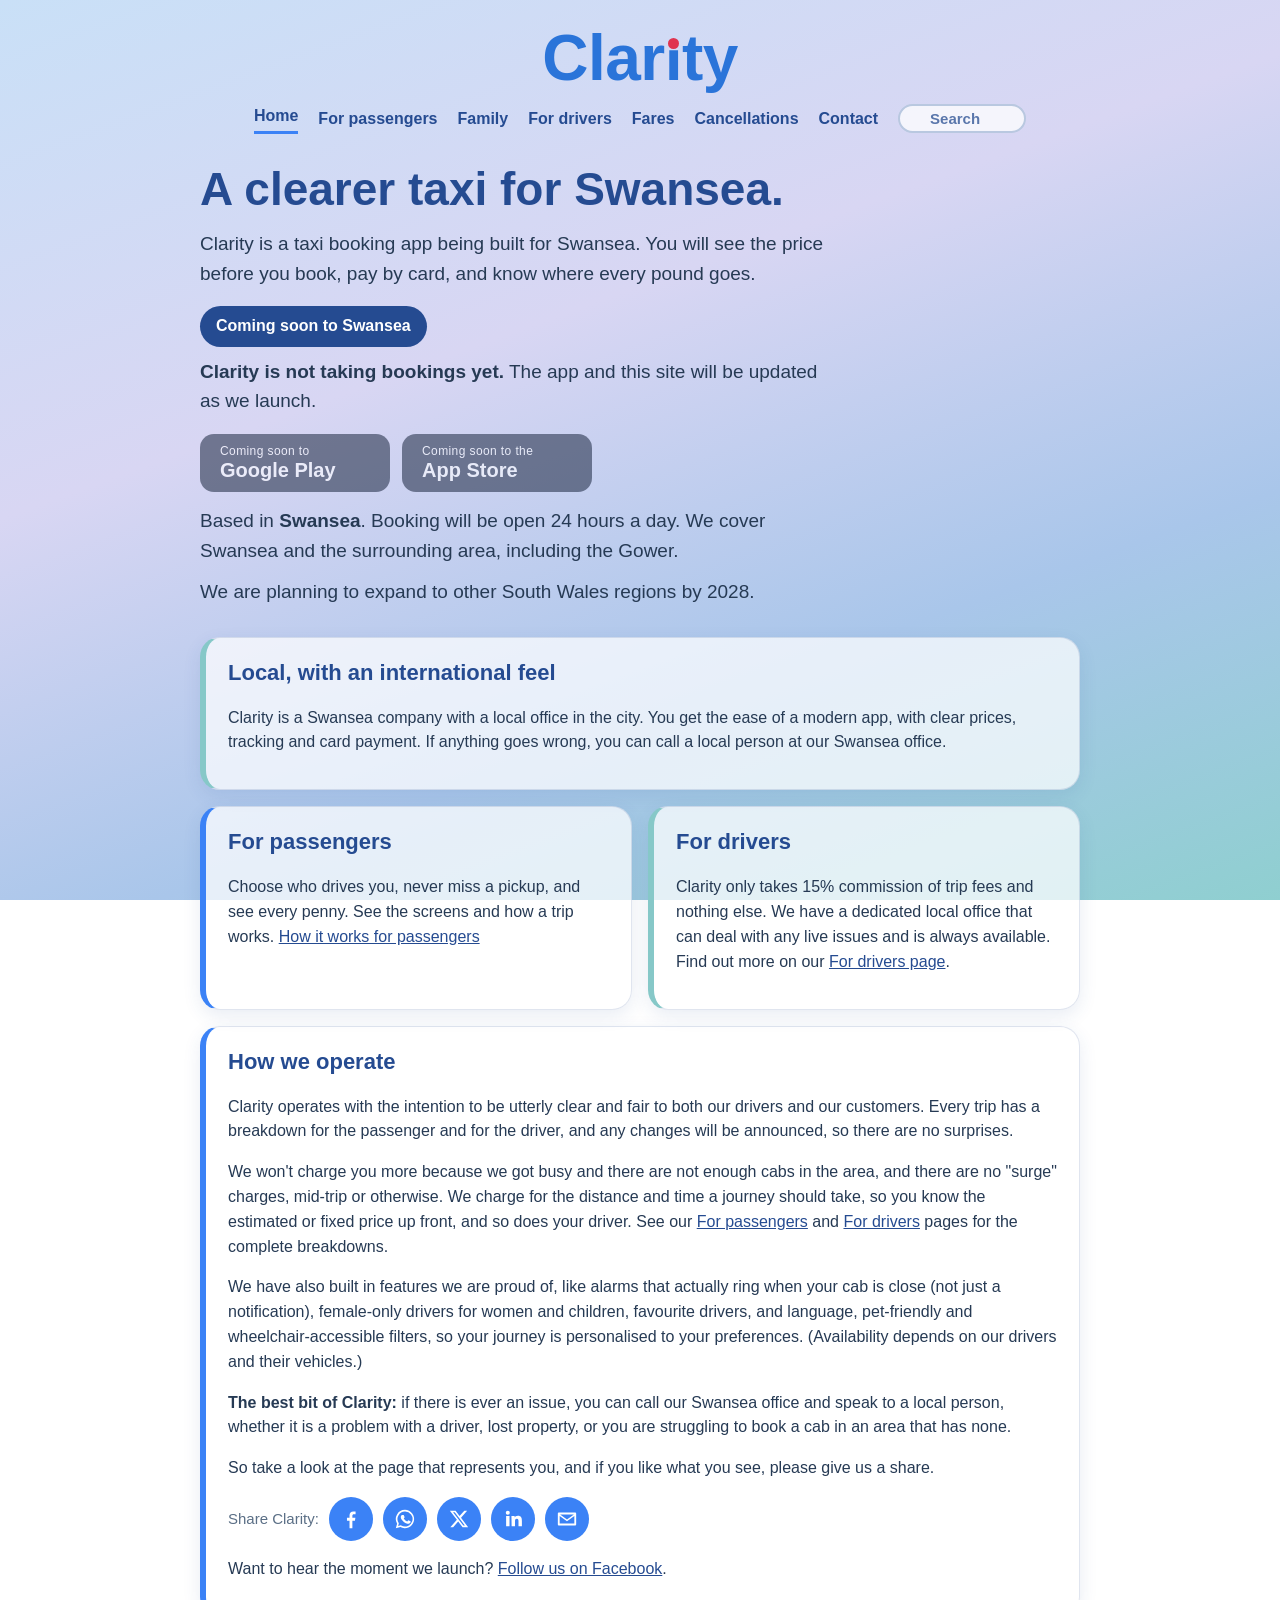
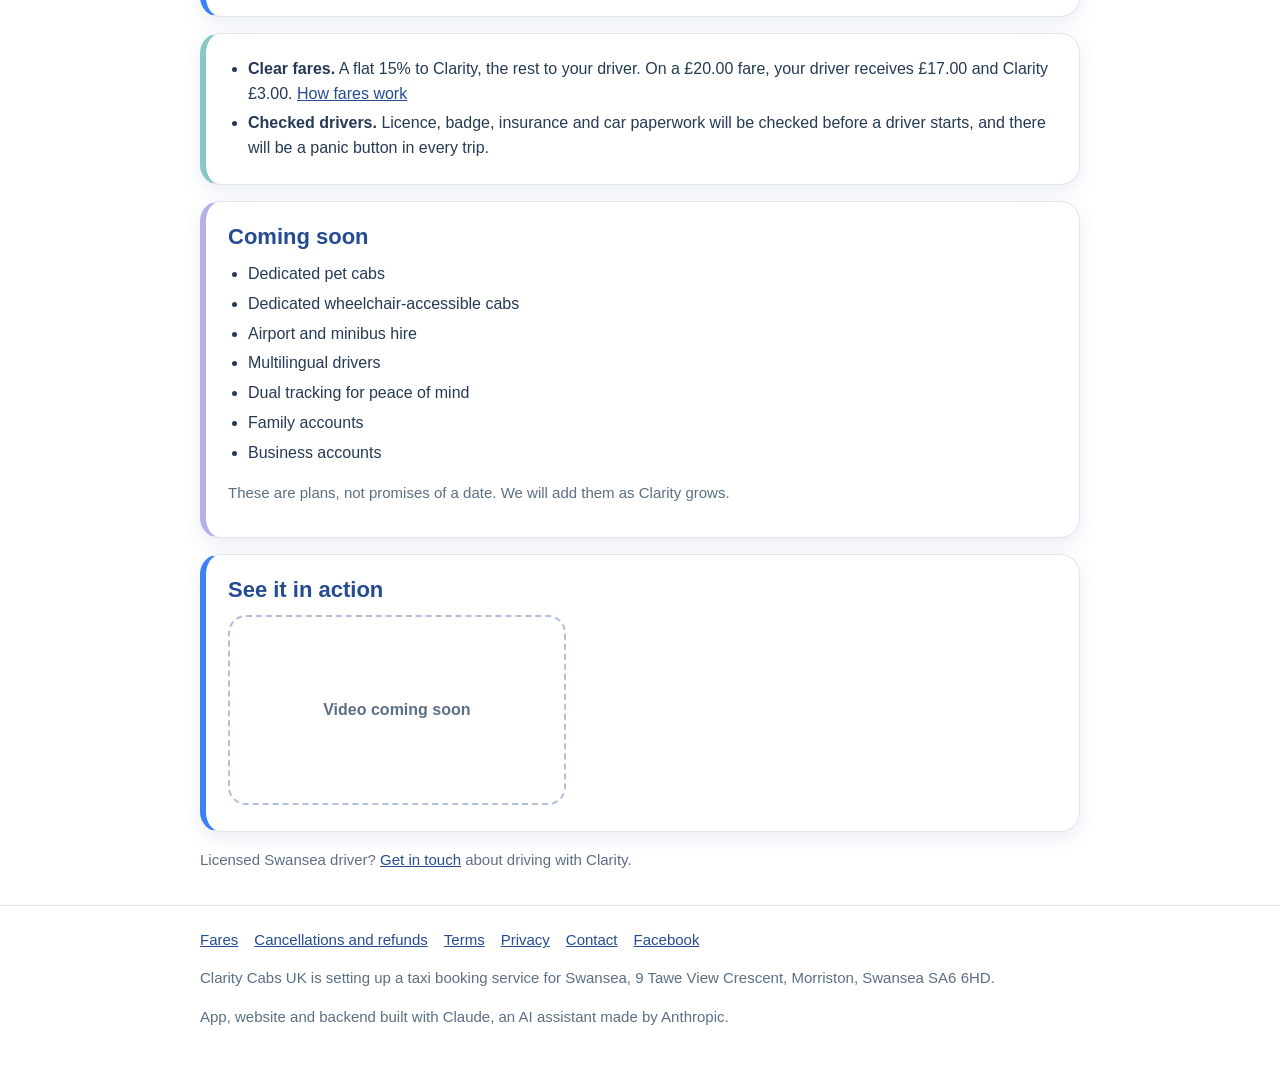
<file: index.html>
<!doctype html>
<html lang="en-GB">
<head>
<meta charset="utf-8">
<meta name="viewport" content="width=device-width, initial-scale=1">
<title>Clarity: a clearer taxi for Swansea</title>
<meta name="description" content="Clarity is a local Swansea cab company with an international feel: a modern booking app, clear prices, and a local office you can call.">
<meta property="og:type" content="website">
<meta property="og:site_name" content="Clarity Cabs UK">
<meta property="og:title" content="Clarity: a clearer taxi for Swansea">
<meta property="og:description" content="Clarity is a local Swansea cab company with an international feel: a modern booking app, clear prices, and a local office you can call.">
<meta property="og:url" content="https://claritycabs.co.uk/">
<meta property="og:image" content="https://claritycabs.co.uk/img/og-clarity.png">
<meta name="twitter:card" content="summary_large_image">
<link rel="stylesheet" href="style.css?v=20">
</head>
<body>
<header class="site"><div class="wrap">
  <a class="mark" href="/" aria-label="Clarity home">Clar<span class="i"><span class="stem">ı</span></span>ty</a>
  <nav>
    <a href="/" aria-current="page">Home</a>
    <a href="passengers.html">For passengers</a>
    <a href="family.html">Family</a>
    <a href="drivers.html">For drivers</a>
    <a href="fares.html">Fares</a>
    <a href="cancellations.html">Cancellations</a>
    <a href="contact.html">Contact</a>
    <form class="search" role="search" onsubmit="return false">
      <input type="search" id="site-search" placeholder="Search" aria-label="Search the site" autocomplete="off">
      <div id="search-results" class="search-results" hidden></div>
    </form>
  </nav>
</div></header>

<main class="wrap">
  <section class="hero">
    <h1>A clearer taxi for Swansea.</h1>
    <p>Clarity is a taxi booking app being built for Swansea. You will see the price before you book, pay by card, and know where every pound goes.</p>
    <span class="soon">Coming soon to Swansea</span>
    <p class="note" style="margin-top:10px"><strong>Clarity is not taking bookings yet.</strong> The app and this site will be updated as we launch.</p>
    <div class="badges" aria-label="Get the app">
      <!-- Replace each span with a link, and the text with the official store badge, when the app is published -->
      <span class="store" aria-disabled="true"><small>Coming soon to</small><strong>Google Play</strong></span>
      <span class="store" aria-disabled="true"><small>Coming soon to the</small><strong>App Store</strong></span>
    </div>
    <p class="note" style="margin-top:14px">Based in <strong>Swansea</strong>. Booking will be open 24 hours a day. We cover Swansea and the surrounding area, including the Gower.</p>
    <p class="note" style="margin-top:6px">We are planning to expand to other South Wales regions by 2028.</p>
  </section>

  <section class="card teal" id="local">
    <h2>Local, with an international feel</h2>
    <p>Clarity is a Swansea company with a local office in the city. You get the ease of a modern app, with clear prices, tracking and card payment. If anything goes wrong, you can call a local person at our Swansea office.</p>
  </section>

  <section class="grid" id="how" style="margin-top:16px">
    <div class="card"><h2>For passengers</h2><p>Choose who drives you, never miss a pickup, and see every penny. See the screens and how a trip works. <a href="passengers.html">How it works for passengers</a></p></div>
    <div class="card teal"><h2>For drivers</h2><p>Clarity only takes 15% commission of trip fees and nothing else. We have a dedicated local office that can deal with any live issues and is always available. Find out more on our <a href="drivers.html">For drivers page</a>.</p></div>
  </section>

  <section class="card" id="how-we-operate" style="margin-top:16px">
    <h2>How we operate</h2>
    <p>Clarity operates with the intention to be utterly clear and fair to both our drivers and our customers. Every trip has a breakdown for the passenger and for the driver, and any changes will be announced, so there are no surprises.</p>
    <p>We won't charge you more because we got busy and there are not enough cabs in the area, and there are no "surge" charges, mid-trip or otherwise. We charge for the distance and time a journey should take, so you know the estimated or fixed price up front, and so does your driver. See our <a href="passengers.html">For passengers</a> and <a href="drivers.html">For drivers</a> pages for the complete breakdowns.</p>
    <p>We have also built in features we are proud of, like alarms that actually ring when your cab is close (not just a notification), female-only drivers for women and children, favourite drivers, and language, pet-friendly and wheelchair-accessible filters, so your journey is personalised to your preferences. (Availability depends on our drivers and their vehicles.)</p>
    <p><strong>The best bit of Clarity:</strong> if there is ever an issue, you can call our Swansea office and speak to a local person, whether it is a problem with a driver, lost property, or you are struggling to book a cab in an area that has none.</p>
    <p>So take a look at the page that represents you, and if you like what you see, please give us a share.</p>
    <div class="shares" aria-label="Share Clarity">
      <span class="note">Share Clarity:</span>
      <a class="share" href="https://www.facebook.com/sharer/sharer.php?u=https%3A%2F%2Fclaritycabs.co.uk%2F" target="_blank" rel="noopener" aria-label="Share on Facebook" title="Share on Facebook"><svg viewBox="0 0 24 24" aria-hidden="true"><path d="M13.5 22v-8.2h2.8l.5-3.3h-3.3V8.4c0-1 .4-1.7 1.8-1.7H17V3.8c-.3 0-1.3-.1-2.5-.1-2.5 0-4.1 1.5-4.1 4.2v2.6H7.6v3.3h2.8V22z"/></svg></a>
      <a class="share" href="https://wa.me/?text=Clarity%2C%20a%20clearer%20taxi%20for%20Swansea%20https%3A%2F%2Fclaritycabs.co.uk%2F" target="_blank" rel="noopener" aria-label="Share on WhatsApp" title="Share on WhatsApp"><svg viewBox="0 0 24 24" aria-hidden="true"><path d="M12 2a10 10 0 0 0-8.6 15.1L2 22l5-1.3A10 10 0 1 0 12 2zm0 1.8a8.2 8.2 0 1 1-4.2 15.2l-.3-.2-3 .8.8-2.9-.2-.3A8.2 8.2 0 0 1 12 3.8zm-3 3.7c-.2 0-.5.1-.7.4-.3.3-.9.9-.9 2.1s.9 2.5 1 2.6c.1.2 1.800 2.900 4.500 3.900 2.200.9 2.700.7 3.200.7.500-.1 1.600-.7 1.800-1.300.2-.6.2-1.200.2-1.300-.1-.1-.2-.2-.5-.3l-1.600-.8c-.2-.1-.4-.1-.6.1l-.7.9c-.1.2-.3.2-.5.1-.3-.1-1.100-.4-2-1.200-.7-.7-1.200-1.500-1.400-1.700-.1-.3 0-.4.100-.5l.4-.5.2-.4c.1-.2 0-.3 0-.4l-.7-1.800c-.2-.5-.4-.4-.6-.4z"/></svg></a>
      <a class="share" href="https://twitter.com/intent/tweet?url=https%3A%2F%2Fclaritycabs.co.uk%2F&text=Clarity%2C%20a%20clearer%20taxi%20for%20Swansea" target="_blank" rel="noopener" aria-label="Share on X" title="Share on X"><svg viewBox="0 0 24 24" aria-hidden="true"><path d="M17.8 3h3.1l-6.7 7.700L22 21h-6.100l-4.800-6.200L5.600 21H2.500l7.200-8.200L2 3h6.300l4.300 5.700zm-1.100 16.200h1.700L7.300 4.700H5.500z"/></svg></a>
      <a class="share" href="https://www.linkedin.com/sharing/share-offsite/?url=https%3A%2F%2Fclaritycabs.co.uk%2F" target="_blank" rel="noopener" aria-label="Share on LinkedIn" title="Share on LinkedIn"><svg viewBox="0 0 24 24" aria-hidden="true"><path d="M4.500 8.800h3.700V20H4.500zM6.300 3a2.200 2.200 0 1 1 0 4.400 2.200 2.200 0 0 1 0-4.400zM10.300 8.800h3.500v1.500c.5-.9 1.700-1.800 3.500-1.800 3.700 0 4.400 2.400 4.400 5.600V20h-3.700v-5.300c0-1.300 0-2.900-1.800-2.900s-2 1.400-2 2.800V20h-3.700z"/></svg></a>
      <a class="share" href="mailto:?subject=Clarity%2C%20a%20clearer%20taxi%20for%20Swansea&body=Have%20a%20look%20at%20Clarity%3A%20https%3A%2F%2Fclaritycabs.co.uk%2F" target="_blank" rel="noopener" aria-label="Share by email" title="Share by email"><svg viewBox="0 0 24 24" aria-hidden="true"><path d="M3 5h18a1 1 0 0 1 1 1v12a1 1 0 0 1-1 1H3a1 1 0 0 1-1-1V6a1 1 0 0 1 1-1zm1.500 2 7.500 5.500L19.500 7zM4 8.700V17h16V8.700l-8 5.800z"/></svg></a>
    </div>
    <p>Want to hear the moment we launch? <a href="https://www.facebook.com/ClarityCabsUK" target="_blank" rel="noopener">Follow us on Facebook</a>.</p>
  </section>

  <section class="card teal" aria-label="Why Clarity" style="margin-top:16px">
    <ul style="margin:0;padding-left:20px">
      <li><strong>Clear fares.</strong> A flat 15% to Clarity, the rest to your driver. On a £20.00 fare, your driver receives £17.00 and Clarity £3.00. <a href="fares.html">How fares work</a></li>
      <li><strong>Checked drivers.</strong> Licence, badge, insurance and car paperwork will be checked before a driver starts, and there will be a panic button in every trip.</li>
    </ul>
  </section>

  <section class="card lilac" id="future" style="margin-top:16px">
    <h2>Coming soon</h2>
    <ul style="margin:6px 0 0;padding-left:20px">
      <li>Dedicated pet cabs</li>
      <li>Dedicated wheelchair-accessible cabs</li>
      <li>Airport and minibus hire</li>
      <li>Multilingual drivers</li>
      <li>Dual tracking for peace of mind</li>
      <li>Family accounts</li>
      <li>Business accounts</li>
    </ul>
    <p class="note">These are plans, not promises of a date. We will add them as Clarity grows.</p>
  </section>

  <section class="card" id="video" style="margin-top:16px">
    <h2>See it in action</h2>
    <div class="video" role="img" aria-label="A video of the app is coming soon"><span>Video coming soon</span></div>
  </section>

  <p class="note" style="margin-top:16px">Licensed Swansea driver? <a href="contact.html">Get in touch</a> about driving with Clarity.</p>
</main>

<footer class="site"><div class="wrap">
  <a href="fares.html">Fares</a><a href="cancellations.html">Cancellations and refunds</a><a href="terms.html">Terms</a><a href="privacy.html">Privacy</a><a href="contact.html">Contact</a><a href="https://www.facebook.com/ClarityCabsUK" target="_blank" rel="noopener">Facebook</a>
  <p>Clarity Cabs UK is setting up a taxi booking service for Swansea, 9 Tawe View Crescent, Morriston, Swansea SA6 6HD.</p>
  <p>App, website and backend built with Claude, an AI assistant made by Anthropic.</p>
</div></footer>
<script data-goatcounter="https://claritycabs.goatcounter.com/count" async src="https://gc.zgo.at/count.js"></script>
<script src="search.js?v=20" defer></script>
</body>
</html>
</file>
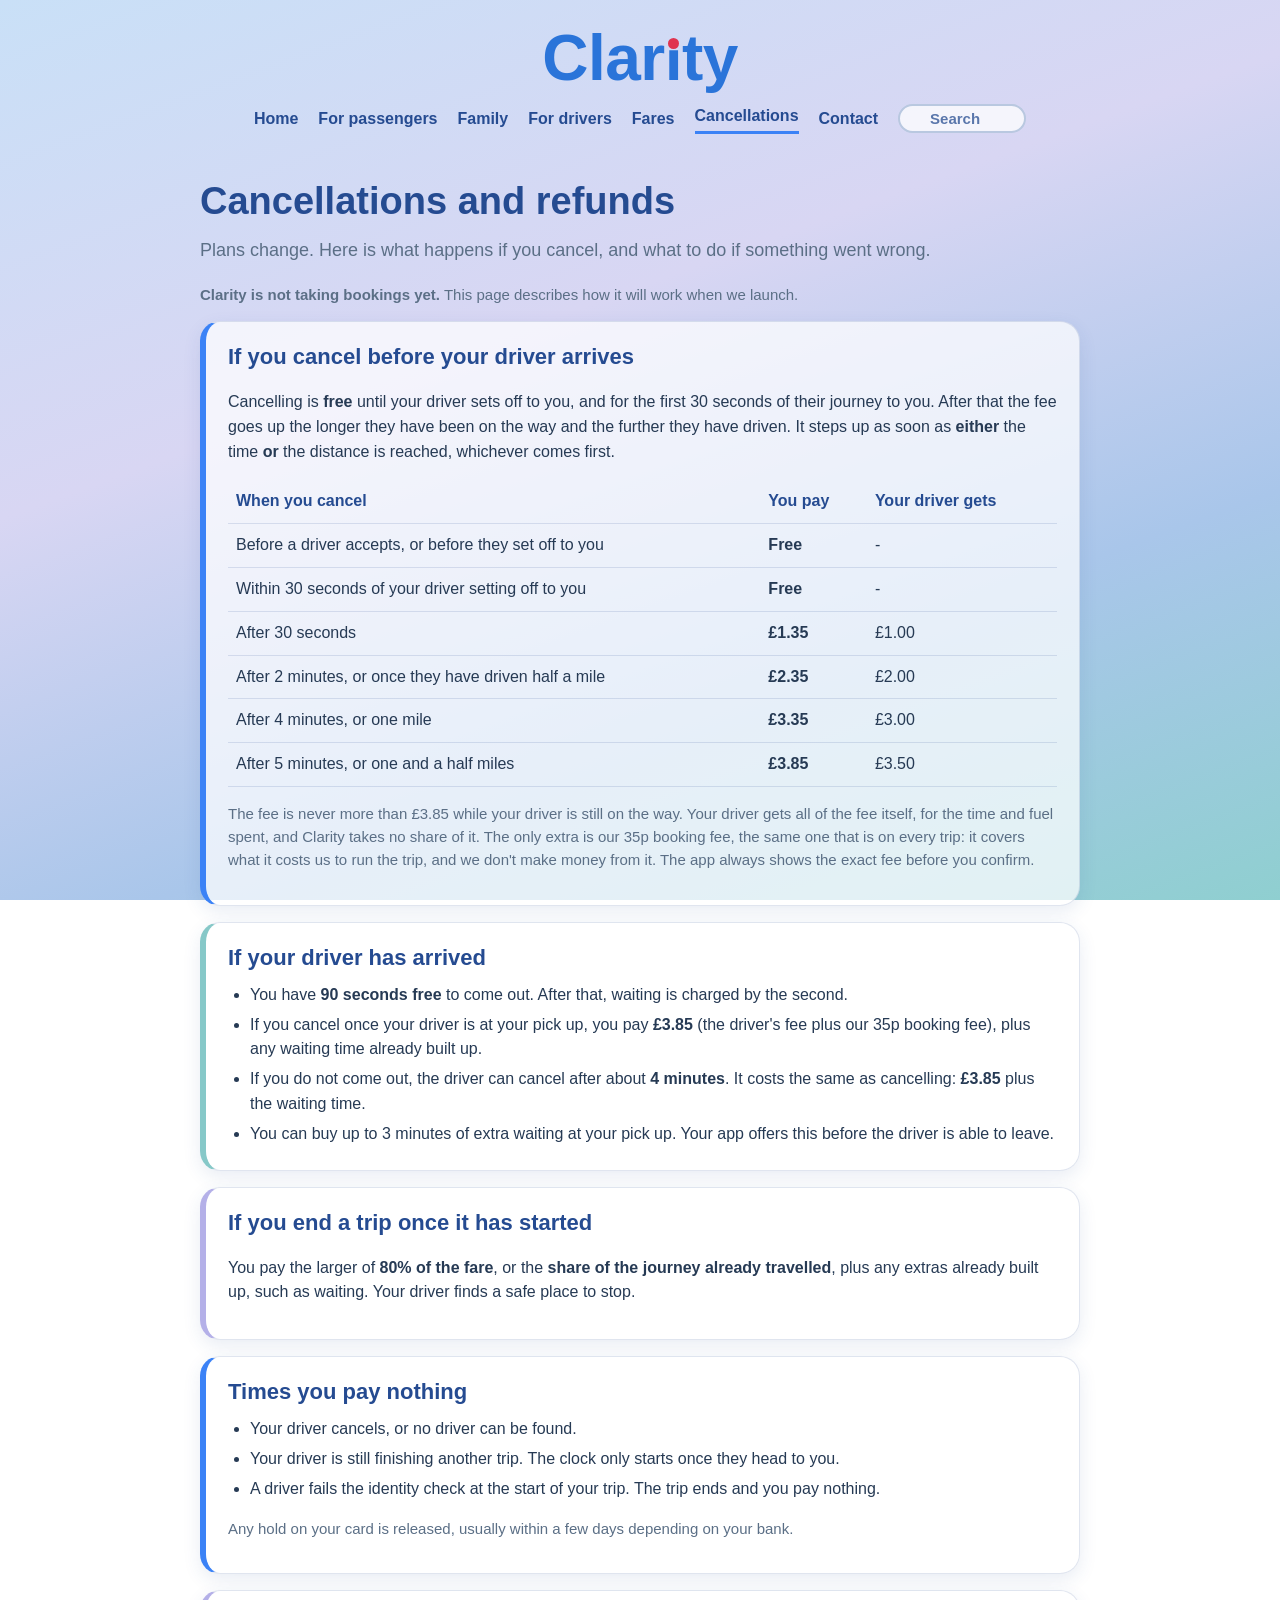
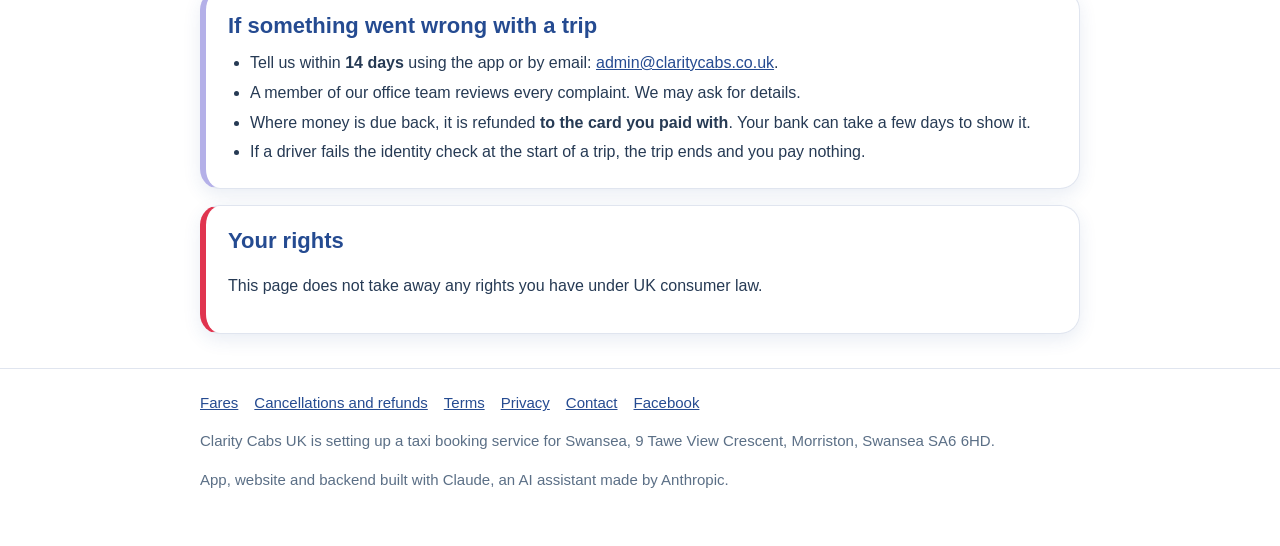
<file: cancellations.html>
<!doctype html>
<html lang="en-GB">
<head>
<meta charset="utf-8">
<meta name="viewport" content="width=device-width, initial-scale=1">
<title>Cancellations and refunds | Clarity</title>
<meta name="description" content="When a trip can be cancelled, what it costs, and how refunds work at Clarity.">
<meta property="og:type" content="website">
<meta property="og:site_name" content="Clarity Cabs UK">
<meta property="og:title" content="Cancellations and refunds | Clarity">
<meta property="og:description" content="When a trip can be cancelled, what it costs, and how refunds work at Clarity.">
<meta property="og:url" content="https://claritycabs.co.uk/cancellations.html">
<meta property="og:image" content="https://claritycabs.co.uk/img/og-clarity.png">
<meta name="twitter:card" content="summary_large_image">
<link rel="stylesheet" href="style.css?v=20">
</head>
<body>
<header class="site"><div class="wrap">
  <a class="mark" href="/" aria-label="Clarity home">Clar<span class="i"><span class="stem">ı</span></span>ty</a>
  <nav>
    <a href="/">Home</a>
    <a href="passengers.html">For passengers</a>
    <a href="family.html">Family</a>
    <a href="drivers.html">For drivers</a>
    <a href="fares.html">Fares</a>
    <a href="cancellations.html" aria-current="page">Cancellations</a>
    <a href="contact.html">Contact</a>
    <form class="search" role="search" onsubmit="return false">
      <input type="search" id="site-search" placeholder="Search" aria-label="Search the site" autocomplete="off">
      <div id="search-results" class="search-results" hidden></div>
    </form>
  </nav>
</div></header>

<main class="wrap">
  <h1 class="page">Cancellations and refunds</h1>
  <p class="lead">Plans change. Here is what happens if you cancel, and what to do if something went wrong.</p>
  <p class="note"><strong>Clarity is not taking bookings yet.</strong> This page describes how it will work when we launch.</p>

  <div class="card">
    <h2>If you cancel before your driver arrives</h2>
    <p>Cancelling is <strong>free</strong> until your driver sets off to you, and for the first 30 seconds of their journey to you. After that the fee goes up the longer they have been on the way and the further they have driven. It steps up as soon as <strong>either</strong> the time <strong>or</strong> the distance is reached, whichever comes first.</p>
    <table>
      <tr><th>When you cancel</th><th>You pay</th><th>Your driver gets</th></tr>
      <tr><td>Before a driver accepts, or before they set off to you</td><td><strong>Free</strong></td><td>-</td></tr>
      <tr><td>Within 30 seconds of your driver setting off to you</td><td><strong>Free</strong></td><td>-</td></tr>
      <tr><td>After 30 seconds</td><td><strong>£1.35</strong></td><td>£1.00</td></tr>
      <tr><td>After 2 minutes, or once they have driven half a mile</td><td><strong>£2.35</strong></td><td>£2.00</td></tr>
      <tr><td>After 4 minutes, or one mile</td><td><strong>£3.35</strong></td><td>£3.00</td></tr>
      <tr><td>After 5 minutes, or one and a half miles</td><td><strong>£3.85</strong></td><td>£3.50</td></tr>
    </table>
    <p class="note">The fee is never more than £3.85 while your driver is still on the way. Your driver gets all of the fee itself, for the time and fuel spent, and Clarity takes no share of it. The only extra is our 35p booking fee, the same one that is on every trip: it covers what it costs us to run the trip, and we don't make money from it. The app always shows the exact fee before you confirm.</p>
  </div>

  <div class="card teal">
    <h2>If your driver has arrived</h2>
    <ul>
      <li>You have <strong>90 seconds free</strong> to come out. After that, waiting is charged by the second.</li>
      <li>If you cancel once your driver is at your pick up, you pay <strong>£3.85</strong> (the driver's fee plus our 35p booking fee), plus any waiting time already built up.</li>
      <li>If you do not come out, the driver can cancel after about <strong>4 minutes</strong>. It costs the same as cancelling: <strong>£3.85</strong> plus the waiting time.</li>
      <li>You can buy up to 3 minutes of extra waiting at your pick up. Your app offers this before the driver is able to leave.</li>
    </ul>
  </div>

  <div class="card lilac">
    <h2>If you end a trip once it has started</h2>
    <p>You pay the larger of <strong>80% of the fare</strong>, or the <strong>share of the journey already travelled</strong>, plus any extras already built up, such as waiting. Your driver finds a safe place to stop.</p>
  </div>

  <div class="card">
    <h2>Times you pay nothing</h2>
    <ul>
      <li>Your driver cancels, or no driver can be found.</li>
      <li>Your driver is still finishing another trip. The clock only starts once they head to you.</li>
      <li>A driver fails the identity check at the start of your trip. The trip ends and you pay nothing.</li>
    </ul>
    <p class="note">Any hold on your card is released, usually within a few days depending on your bank.</p>
  </div>


  <div class="card lilac">
    <h2>If something went wrong with a trip</h2>
    <ul>
      <li>Tell us within <strong>14 days</strong> using the app or by email: <a href="mailto:admin@claritycabs.co.uk">admin@claritycabs.co.uk</a>.</li>
      <li>A member of our office team reviews every complaint. We may ask for details.</li>
      <li>Where money is due back, it is refunded <strong>to the card you paid with</strong>. Your bank can take a few days to show it.</li>
      <li>If a driver fails the identity check at the start of a trip, the trip ends and you pay nothing.</li>
    </ul>
  </div>

  <div class="card red">
    <h2>Your rights</h2>
    <p>This page does not take away any rights you have under UK consumer law.</p>
  </div>
</main>

<footer class="site"><div class="wrap">
  <a href="fares.html">Fares</a><a href="cancellations.html">Cancellations and refunds</a><a href="terms.html">Terms</a><a href="privacy.html">Privacy</a><a href="contact.html">Contact</a><a href="https://www.facebook.com/ClarityCabsUK" target="_blank" rel="noopener">Facebook</a>
  <p>Clarity Cabs UK is setting up a taxi booking service for Swansea, 9 Tawe View Crescent, Morriston, Swansea SA6 6HD.</p>
  <p>App, website and backend built with Claude, an AI assistant made by Anthropic.</p>
</div></footer>
<script data-goatcounter="https://claritycabs.goatcounter.com/count" async src="https://gc.zgo.at/count.js"></script>
<script src="search.js?v=20" defer></script>
</body>
</html>
</file>
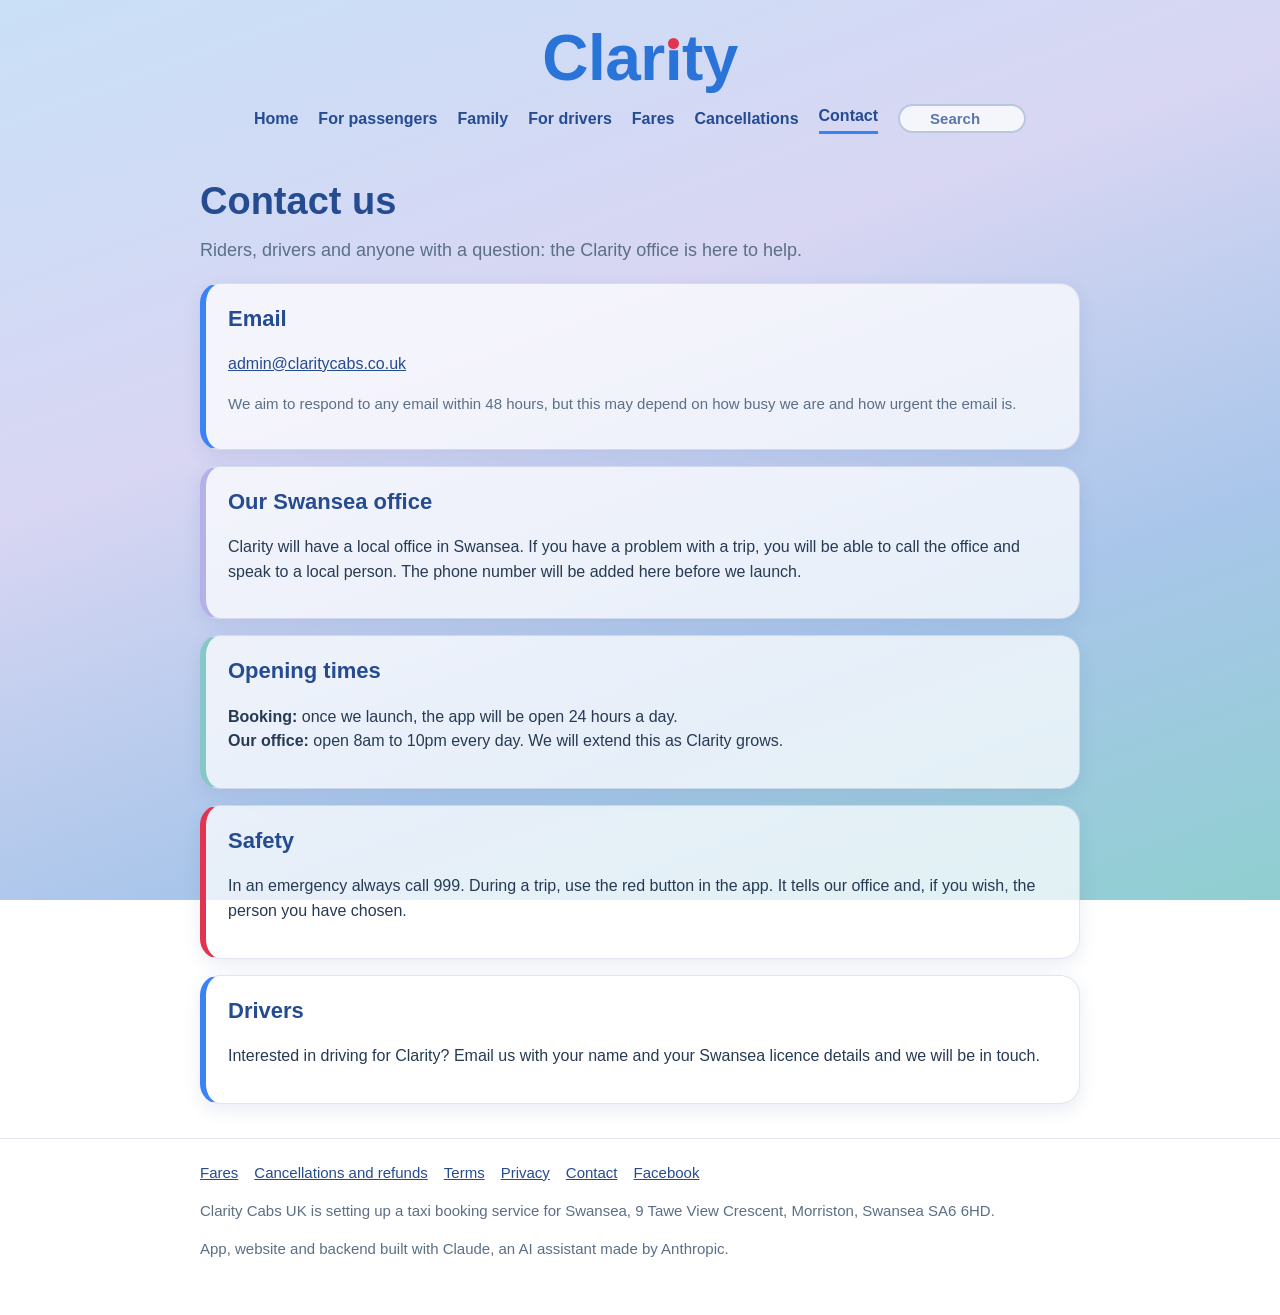
<file: contact.html>
<!doctype html>
<html lang="en-GB">
<head>
<meta charset="utf-8">
<meta name="viewport" content="width=device-width, initial-scale=1">
<title>Contact | Clarity</title>
<meta name="description" content="How to contact the Clarity office in Swansea: riders, drivers and complaints.">
<meta property="og:type" content="website">
<meta property="og:site_name" content="Clarity Cabs UK">
<meta property="og:title" content="Contact | Clarity">
<meta property="og:description" content="How to contact the Clarity office in Swansea: riders, drivers and complaints.">
<meta property="og:url" content="https://claritycabs.co.uk/contact.html">
<meta property="og:image" content="https://claritycabs.co.uk/img/og-clarity.png">
<meta name="twitter:card" content="summary_large_image">
<link rel="stylesheet" href="style.css?v=20">
</head>
<body>
<header class="site"><div class="wrap">
  <a class="mark" href="/" aria-label="Clarity home">Clar<span class="i"><span class="stem">ı</span></span>ty</a>
  <nav>
    <a href="/">Home</a>
    <a href="passengers.html">For passengers</a>
    <a href="family.html">Family</a>
    <a href="drivers.html">For drivers</a>
    <a href="fares.html">Fares</a>
    <a href="cancellations.html">Cancellations</a>
    <a href="contact.html" aria-current="page">Contact</a>
    <form class="search" role="search" onsubmit="return false">
      <input type="search" id="site-search" placeholder="Search" aria-label="Search the site" autocomplete="off">
      <div id="search-results" class="search-results" hidden></div>
    </form>
  </nav>
</div></header>

<main class="wrap">
  <h1 class="page">Contact us</h1>
  <p class="lead">Riders, drivers and anyone with a question: the Clarity office is here to help.</p>

  <div class="card">
    <h2>Email</h2>
    <p><a href="mailto:admin@claritycabs.co.uk">admin@claritycabs.co.uk</a></p>
    <p class="note">We aim to respond to any email within 48 hours, but this may depend on how busy we are and how urgent the email is.</p>
  </div>

  <div class="card lilac">
    <h2>Our Swansea office</h2>
    <p>Clarity will have a local office in Swansea. If you have a problem with a trip, you will be able to call the office and speak to a local person. The phone number will be added here before we launch.</p>
  </div>

  <div class="card teal">
    <h2>Opening times</h2>
    <p><strong>Booking:</strong> once we launch, the app will be open 24 hours a day.<br><strong>Our office:</strong> open 8am to 10pm every day. We will extend this as Clarity grows.</p>
  </div>

  <div class="card red">
    <h2>Safety</h2>
    <p>In an emergency always call 999. During a trip, use the red button in the app. It tells our office and, if you wish, the person you have chosen.</p>
  </div>

  <div class="card">
    <h2>Drivers</h2>
    <p>Interested in driving for Clarity? Email us with your name and your Swansea licence details and we will be in touch.</p>
  </div>
</main>

<footer class="site"><div class="wrap">
  <a href="fares.html">Fares</a><a href="cancellations.html">Cancellations and refunds</a><a href="terms.html">Terms</a><a href="privacy.html">Privacy</a><a href="contact.html">Contact</a><a href="https://www.facebook.com/ClarityCabsUK" target="_blank" rel="noopener">Facebook</a>
  <p>Clarity Cabs UK is setting up a taxi booking service for Swansea, 9 Tawe View Crescent, Morriston, Swansea SA6 6HD.</p>
  <p>App, website and backend built with Claude, an AI assistant made by Anthropic.</p>
</div></footer>
<script data-goatcounter="https://claritycabs.goatcounter.com/count" async src="https://gc.zgo.at/count.js"></script>
<script src="search.js?v=20" defer></script>
</body>
</html>
</file>
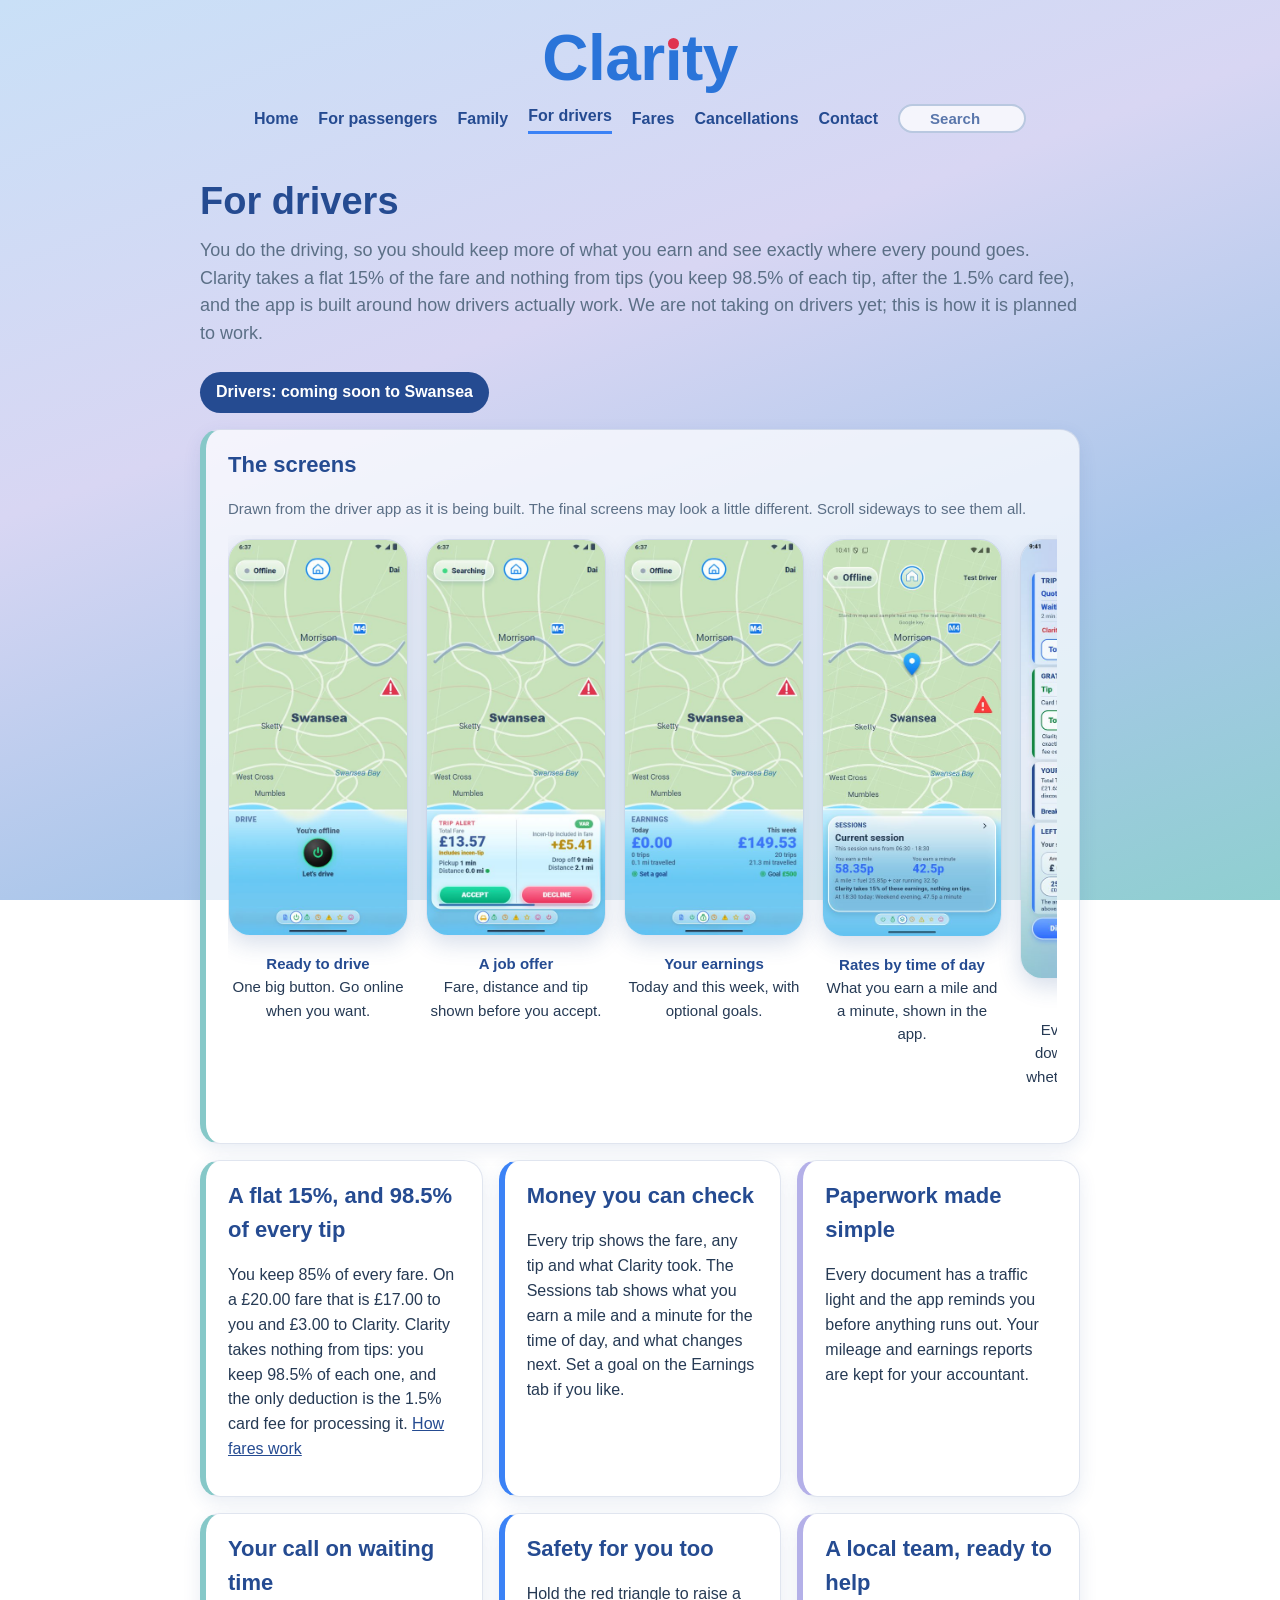
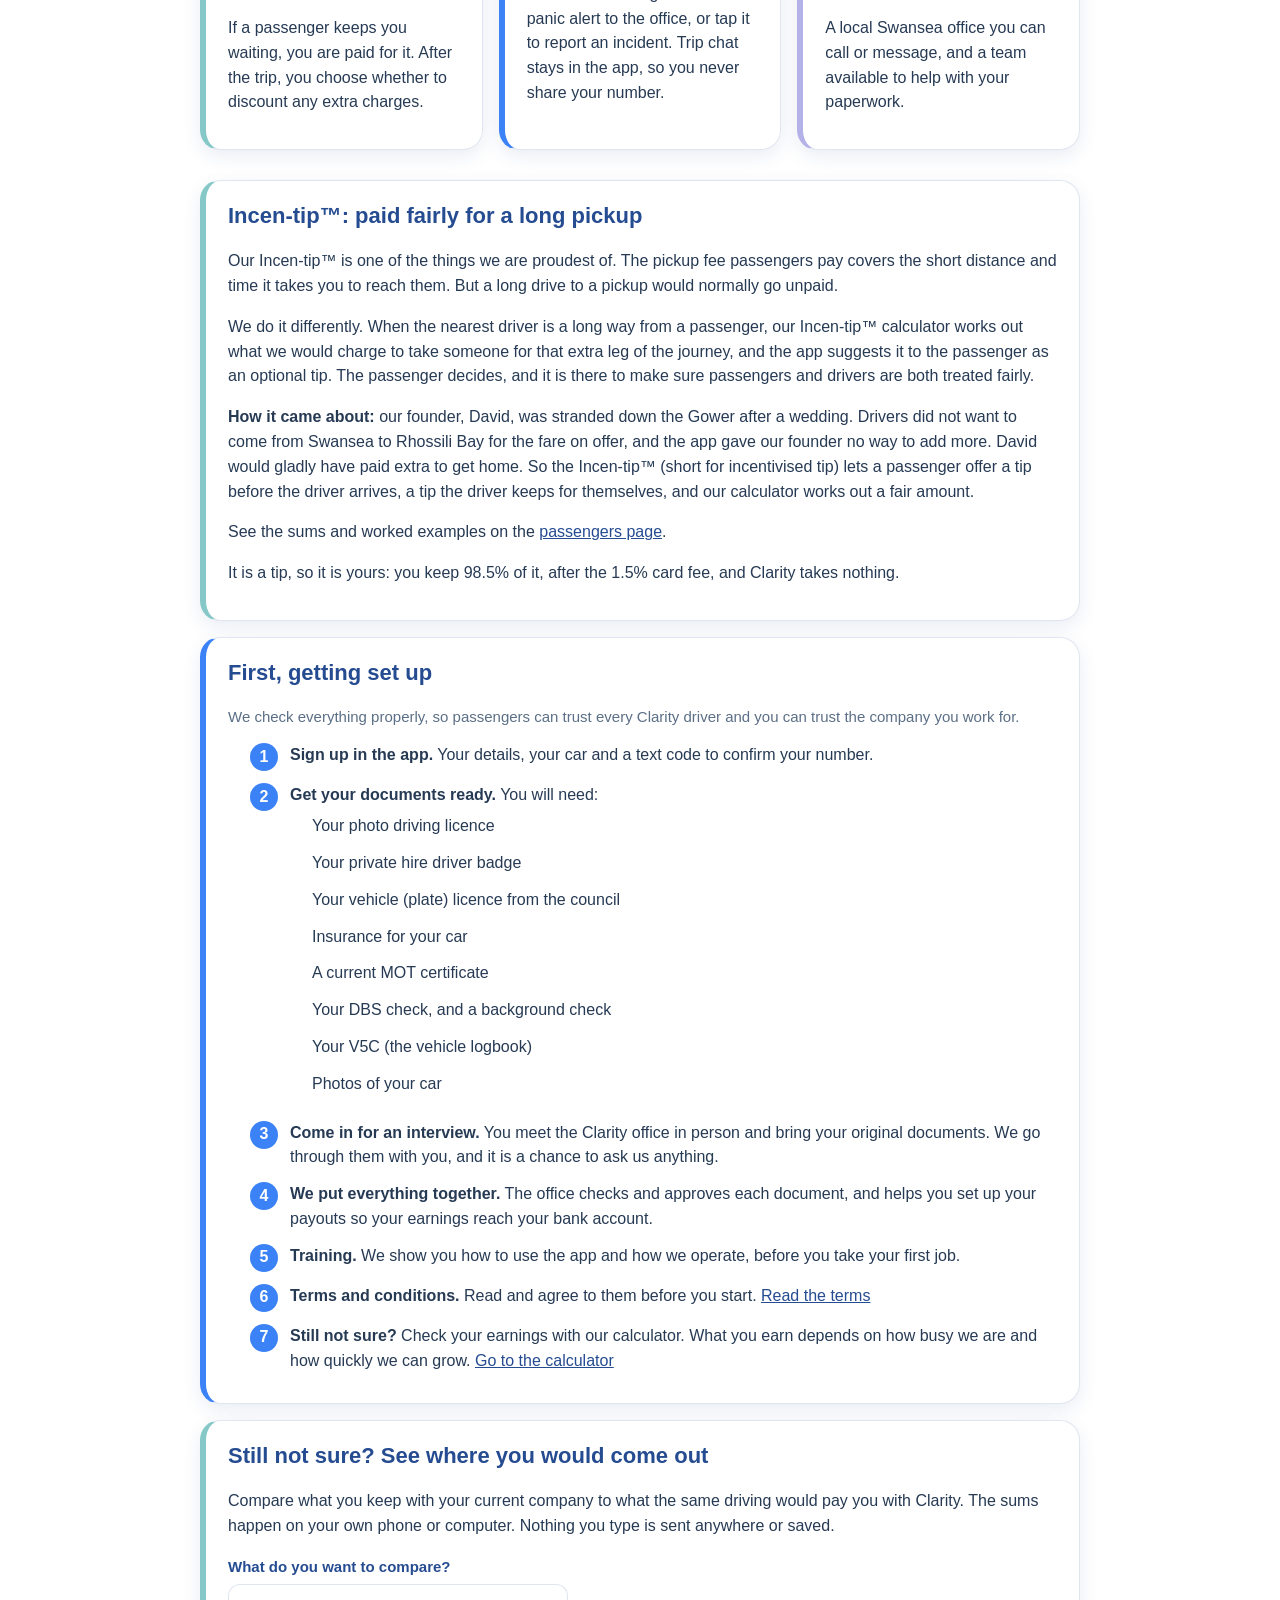
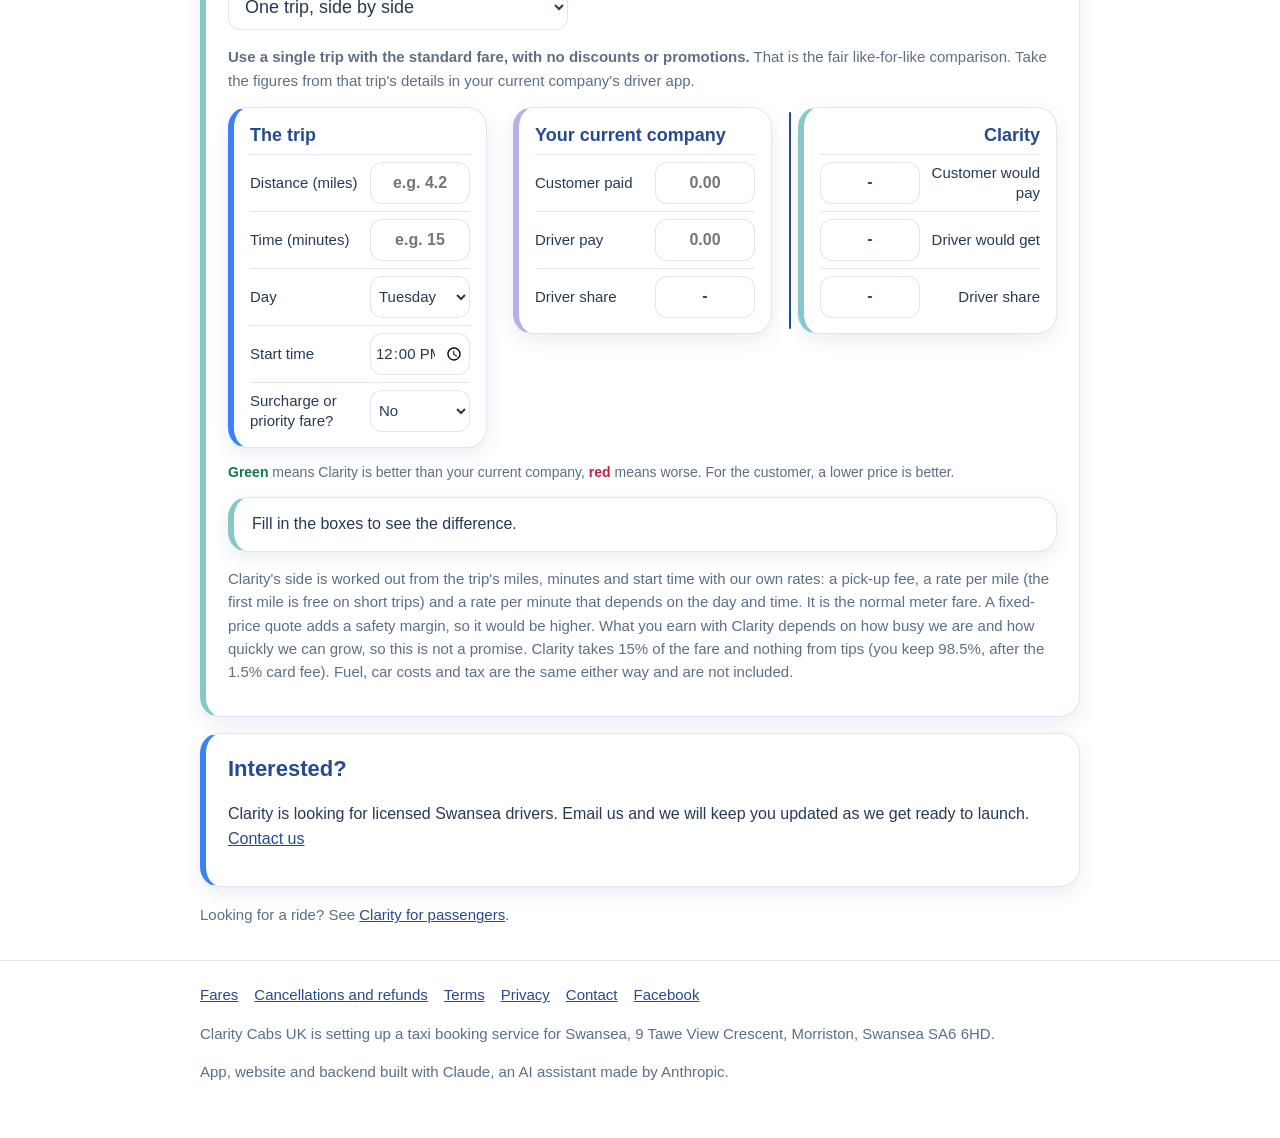
<file: drivers.html>
<!doctype html>
<html lang="en-GB">
<head>
<meta charset="utf-8">
<meta name="viewport" content="width=device-width, initial-scale=1">
<title>For drivers: Clarity</title>
<meta name="description" content="Driving with Clarity in Swansea: a flat commission, 98.5% of every tip kept, clear earnings, and an app made for drivers.">
<meta property="og:type" content="website">
<meta property="og:site_name" content="Clarity Cabs UK">
<meta property="og:title" content="How much would you keep? Try the Clarity driver calculator">
<meta property="og:description" content="Compare a trip side by side with your current company. Clarity takes a flat 15% of the fare and nothing from tips. Coming soon to Swansea.">
<meta property="og:url" content="https://claritycabs.co.uk/drivers.html">
<meta property="og:image" content="https://claritycabs.co.uk/img/og-drivers.png">
<meta name="twitter:card" content="summary_large_image">
<link rel="stylesheet" href="style.css?v=20">
</head>
<body>
<header class="site"><div class="wrap">
  <a class="mark" href="/" aria-label="Clarity home">Clar<span class="i"><span class="stem">ı</span></span>ty</a>
  <nav>
    <a href="/">Home</a>
    <a href="passengers.html">For passengers</a>
    <a href="family.html">Family</a>
    <a href="drivers.html" aria-current="page">For drivers</a>
    <a href="fares.html">Fares</a>
    <a href="cancellations.html">Cancellations</a>
    <a href="contact.html">Contact</a>
    <form class="search" role="search" onsubmit="return false">
      <input type="search" id="site-search" placeholder="Search" aria-label="Search the site" autocomplete="off">
      <div id="search-results" class="search-results" hidden></div>
    </form>
  </nav>
</div></header>

<main class="wrap">
  <h1 class="page">For drivers</h1>
  <p class="lead">You do the driving, so you should keep more of what you earn and see exactly where every pound goes. Clarity takes a flat 15% of the fare and nothing from tips (you keep 98.5% of each tip, after the 1.5% card fee), and the app is built around how drivers actually work. We are not taking on drivers yet; this is how it is planned to work.</p>
  <p><span class="soon">Drivers: coming soon to Swansea</span></p>

  <section class="card teal">
    <h2>The screens</h2>
    <p class="note">Drawn from the driver app as it is being built. The final screens may look a little different. Scroll sideways to see them all.</p>
    <div class="shots" role="group" aria-label="Screens from the driver app">
      <figure><img src="img/d-home.jpg" alt="The driver app home screen, offline" loading="lazy" width="420"><figcaption><strong>Ready to drive</strong>One big button. Go online when you want.</figcaption></figure>
      <figure><img src="img/d-offer.jpg" alt="A job offer with Accept and Decline" loading="lazy" width="420"><figcaption><strong>A job offer</strong>Fare, distance and tip shown before you accept.</figcaption></figure>
      <figure><img src="img/d-earn.jpg" alt="The earnings tab" loading="lazy" width="420"><figcaption><strong>Your earnings</strong>Today and this week, with optional goals.</figcaption></figure>
      <figure><img src="img/d-sessions.jpg" alt="The sessions tab" loading="lazy" width="420"><figcaption><strong>Rates by time of day</strong>What you earn a mile and a minute, shown in the app.</figcaption></figure>
      <figure><img src="img/d-fees.jpg" alt="The trip fees page after a trip" loading="lazy" width="420"><figcaption><strong>Trip fees</strong>Every charge broken down, and you choose whether to discount extra waiting.</figcaption></figure>
    </div>
  </section>

  <section class="grid after">
    <div class="card teal"><h2>A flat 15%, and 98.5% of every tip</h2><p>You keep 85% of every fare. On a £20.00 fare that is £17.00 to you and £3.00 to Clarity. Clarity takes nothing from tips: you keep 98.5% of each one, and the only deduction is the 1.5% card fee for processing it. <a href="fares.html">How fares work</a></p></div>
    <div class="card"><h2>Money you can check</h2><p>Every trip shows the fare, any tip and what Clarity took. The Sessions tab shows what you earn a mile and a minute for the time of day, and what changes next. Set a goal on the Earnings tab if you like.</p></div>
    <div class="card lilac"><h2>Paperwork made simple</h2><p>Every document has a traffic light and the app reminds you before anything runs out. Your mileage and earnings reports are kept for your accountant.</p></div>
    <div class="card teal"><h2>Your call on waiting time</h2><p>If a passenger keeps you waiting, you are paid for it. After the trip, you choose whether to discount any extra charges.</p></div>
    <div class="card"><h2>Safety for you too</h2><p>Hold the red triangle to raise a panic alert to the office, or tap it to report an incident. Trip chat stays in the app, so you never share your number.</p></div>
    <div class="card lilac"><h2>A local team, ready to help</h2><p>A local Swansea office you can call or message, and a team available to help with your paperwork.</p></div>
  </section>

  <section class="card teal" id="incentip">
    <h2>Incen-tip&trade;: paid fairly for a long pickup</h2>
    <p>Our Incen-tip&trade; is one of the things we are proudest of. The pickup fee passengers pay covers the short distance and time it takes you to reach them. But a long drive to a pickup would normally go unpaid.</p>
    <p>We do it differently. When the nearest driver is a long way from a passenger, our Incen-tip&trade; calculator works out what we would charge to take someone for that extra leg of the journey, and the app suggests it to the passenger as an optional tip. The passenger decides, and it is there to make sure passengers and drivers are both treated fairly.</p>
    <p><strong>How it came about:</strong> our founder, David, was stranded down the Gower after a wedding. Drivers did not want to come from Swansea to Rhossili Bay for the fare on offer, and the app gave our founder no way to add more. David would gladly have paid extra to get home. So the Incen-tip&trade; (short for incentivised tip) lets a passenger offer a tip before the driver arrives, a tip the driver keeps for themselves, and our calculator works out a fair amount.</p>
    <p>See the sums and worked examples on the <a href="passengers.html#incentip-sums">passengers page</a>.</p>
    <p>It is a tip, so it is yours: you keep 98.5% of it, after the 1.5% card fee, and Clarity takes nothing.</p>
  </section>

  <section class="card">
    <h2>First, getting set up</h2>
    <p class="note">We check everything properly, so passengers can trust every Clarity driver and you can trust the company you work for.</p>
    <ol class="steps-list">
      <li><span class="num">1</span><div><strong>Sign up in the app.</strong> Your details, your car and a text code to confirm your number.</div></li>
      <li><span class="num">2</span><div><strong>Get your documents ready.</strong> You will need:
        <ul>
          <li>Your photo driving licence</li>
          <li>Your private hire driver badge</li>
          <li>Your vehicle (plate) licence from the council</li>
          <li>Insurance for your car</li>
          <li>A current MOT certificate</li>
          <li>Your DBS check, and a background check</li>
          <li>Your V5C (the vehicle logbook)</li>
          <li>Photos of your car</li>
        </ul></div></li>
      <li><span class="num">3</span><div><strong>Come in for an interview.</strong> You meet the Clarity office in person and bring your original documents. We go through them with you, and it is a chance to ask us anything.</div></li>
      <li><span class="num">4</span><div><strong>We put everything together.</strong> The office checks and approves each document, and helps you set up your payouts so your earnings reach your bank account.</div></li>
      <li><span class="num">5</span><div><strong>Training.</strong> We show you how to use the app and how we operate, before you take your first job.</div></li>
      <li><span class="num">6</span><div><strong>Terms and conditions.</strong> Read and agree to them before you start. <a href="terms.html">Read the terms</a></div></li>
      <li><span class="num">7</span><div><strong>Still not sure?</strong> Check your earnings with our calculator. What you earn depends on how busy we are and how quickly we can grow. <a href="#calc">Go to the calculator</a></div></li>
    </ol>
  </section>

  <section class="card teal" id="calc">
    <h2>Still not sure? See where you would come out</h2>
    <p>Compare what you keep with your current company to what the same driving would pay you with Clarity. The sums happen on your own phone or computer. Nothing you type is sent anywhere or saved.</p>
    <div class="calc calcpick">
      <label>What do you want to compare?
        <select id="c_mode">
          <option value="trip">One trip, side by side</option>
          <option value="week">A week of driving</option>
          <option value="month">A month of driving</option>
        </select>
      </label>
    </div>

    <div id="blk_trip">
      <p class="note"><strong>Use a single trip with the standard fare, with no discounts or promotions.</strong> That is the fair like-for-like comparison. Take the figures from that trip's details in your current company's driver app.</p>
      <div class="tri">
        <div class="tri-col tri-trip">
          <h4>The trip</h4>
          <div class="tri-line"><span class="lab">Distance (miles)</span><span class="val"><input id="t_miles" inputmode="decimal" placeholder="e.g. 4.2" aria-label="Distance in miles"></span></div>
          <div class="tri-line"><span class="lab">Time (minutes)</span><span class="val"><input id="t_mins" inputmode="decimal" placeholder="e.g. 15" aria-label="Time taken in minutes"></span></div>
          <div class="tri-line"><span class="lab">Day</span><span class="val">
            <select id="t_day" aria-label="Day the trip started">
              <option value="0">Monday</option><option value="1" selected>Tuesday</option><option value="2">Wednesday</option><option value="3">Thursday</option>
              <option value="4">Friday</option><option value="5">Saturday</option><option value="6">Sunday</option>
              <option value="bh">Bank holiday</option><option value="xmas">Christmas, Boxing Day or New Year's Day</option>
            </select></span></div>
          <div class="tri-line"><span class="lab">Start time</span><span class="val"><input id="t_time" type="time" value="12:00" aria-label="Time the trip started"></span></div>
          <div class="tri-line"><span class="lab">Surcharge or priority fare?</span><span class="val"><select id="t_extra" aria-label="Was there a surcharge, priority fee or other extra on the fare"><option value="no" selected>No</option><option value="yes">Yes</option></select></span></div>
          <div class="tri-line xf" style="display:none"><span class="lab">Extra charged to customer (£)</span><span class="val"><input id="t_xpass" inputmode="decimal" placeholder="e.g. 2.50" aria-label="Extra charged to the customer in pounds"></span></div>
          <div class="tri-line xf" style="display:none"><span class="lab">Extra you were paid (£)</span><span class="val"><input id="t_xdrv" inputmode="decimal" placeholder="e.g. 1.50" aria-label="Extra paid to you in pounds"></span></div>
          <p class="note" id="extra_note" style="display:none">We take the extra off both sides, so the comparison is on the standard fare.</p>
        </div>
        <div class="tri-col tri-left">
          <h4>Your current company</h4>
          <div class="tri-line"><span class="lab">Customer paid</span><span class="val"><input id="t_paid" inputmode="decimal" placeholder="0.00" aria-label="Customer paid in pounds"></span></div>
          <div class="tri-line"><span class="lab">Driver pay</span><span class="val"><input id="t_drv" inputmode="decimal" placeholder="0.00" aria-label="Driver pay in pounds"></span></div>
          <div class="tri-line"><span class="lab">Driver share</span><span class="val" id="o_share_now">-</span></div>
        </div>
        <div class="tri-col tri-right">
          <h4>Clarity</h4>
          <div class="tri-line"><span class="val" id="o_fare">-</span><span class="lab">Customer would pay</span></div>
          <div class="tri-line"><span class="val" id="o_mine">-</span><span class="lab">Driver would get</span></div>
          <div class="tri-line"><span class="val" id="o_share_new">-</span><span class="lab">Driver share</span></div>
        </div>
      </div>
      <p class="note calckey"><span class="kg">Green</span> means Clarity is better than your current company, <span class="kr">red</span> means worse. For the customer, a lower price is better.</p>
      <div class="calcout calcsm" id="c_out" aria-live="polite">Fill in the boxes to see the difference.</div>
      <p class="note">Clarity's side is worked out from the trip's miles, minutes and start time with our own rates: a pick-up fee, a rate per mile (the first mile is free on short trips) and a rate per minute that depends on the day and time. It is the normal meter fare. A fixed-price quote adds a safety margin, so it would be higher. What you earn with Clarity depends on how busy we are and how quickly we can grow, so this is not a promise. Clarity takes 15% of the fare and nothing from tips (you keep 98.5%, after the 1.5% card fee). Fuel, car costs and tax are the same either way and are not included.</p>
    </div>

    <div id="blk_period" style="display:none">
      <p class="note"><strong>Use standard fares, with no discounts or promotions.</strong> That is the fair like-for-like comparison. Take the figures from your weekly or monthly statement. This one assumes the same trips at the same fares, so it compares what each company takes from them.</p>
      <div class="calc">
        <label><span id="p_lg">Total fares your passengers paid in a week (£)</span><input id="p_gross" inputmode="decimal" placeholder="e.g. 800"></label>
        <label><span id="p_lf">What your current company took from those fares in that week, their fees and anything else deducted (£)</span><input id="p_fee" inputmode="decimal" placeholder="e.g. 220"></label>
        <label><span id="p_lp">Weeks you drive in a year</span><input id="p_per" inputmode="decimal" value="46"></label>
      </div>
      <div class="calcout calcsm" id="p_out" aria-live="polite">Fill in the first two boxes to see the difference.</div>
      <p class="note">This is not a promise of your earnings: what you earn with Clarity depends on how busy we are and how quickly we can grow. Clarity takes 15% of the fare and nothing from tips (you keep 98.5%, after the 1.5% card fee). Fuel, car costs and tax are the same either way and are not included. Our fares can differ from your current company's, so your real figures may differ.</p>
    </div>
  </section>
<script>
(function () {
  var R = {"pickup":350,"std":58.35333333333334,"long":56.35333333333334,"thr":10.0,"free":1.0,"comm":0.15,"grid":[[47.5,42.5,45.0,47.5],[47.5,42.5,45.0,47.5],[47.5,42.5,45.0,47.5],[47.5,42.5,45.0,47.5],[47.5,42.5,47.5,55.0],[55.0,42.5,47.5,55.0],[55.0,42.5,47.5,47.5]],"bh":[57.5,50.0,50.0,57.5],"xmas":72.5};
  var RATE = R.comm;
  var MODES = {
    week:  { g: "Total fares your passengers paid in a week (£)", f: "What your current company took from those fares in that week, their fees and anything else deducted (£)", gp: "e.g. 800", fp: "e.g. 220", per: { label: "Weeks you drive in a year", val: "46", unit: "week", n: "weeks" } },
    month: { g: "Total fares your passengers paid in a month (£)", f: "What your current company took from those fares in that month, their fees and anything else deducted (£)", gp: "e.g. 3400", fp: "e.g. 935", per: { label: "Months you drive in a year", val: "11", unit: "month", n: "months" } }
  };
  function el(id) { return document.getElementById(id); }
  function num(id) { var v = parseFloat(String(el(id).value).replace(/[^0-9.]/g, "")); return isNaN(v) ? 0 : v; }
  function gbp(x) { return "£" + x.toLocaleString("en-GB", { minimumFractionDigits: 2, maximumFractionDigits: 2 }); }
  function pc(x) { return x.toFixed(1) + "%"; }
  function half(x) { return Math.floor(x + 0.5 + 1e-9); }
  function tierRate(day, mins) {
    if (day === "xmas") return R.xmas;
    var band = mins < 390 ? 0 : mins < 1110 ? 1 : mins < 1350 ? 2 : 3;
    return day === "bh" ? R.bh[band] : R.grid[parseInt(day, 10)][band];
  }
  function clarityFarePence(miles, minutes, day, startMins) {
    var long = miles > R.thr;
    var std = long ? Math.min(miles, R.thr) : Math.max(0, miles - R.free);
    var red = long ? miles - R.thr : 0;
    return half(R.pickup + std * R.std + red * R.long + minutes * tierRate(day, startMins));
  }

  /* ---- one trip, side by side ---- */
  function tint(id, better, worse) { var e = el(id); e.className = "val" + (better ? " good" : worse ? " bad" : ""); }
  function clearTrip(out) {
    ["o_fare", "o_mine", "o_share_now", "o_share_new"].forEach(function (id) { el(id).textContent = "-"; });
    ["o_fare", "o_mine", "o_share_new"].forEach(function (id) { tint(id, false, false); });
    out.textContent = "Fill in the boxes to see the difference.";
  }
  function runTrip() {
    var out = el("c_out"), yes = el("t_extra").value === "yes";
    Array.prototype.forEach.call(document.querySelectorAll("#blk_trip .xf"), function (x) { x.style.display = yes ? "" : "none"; });
    el("extra_note").style.display = yes ? "" : "none";
    var xp = yes ? num("t_xpass") : 0, xd = yes ? num("t_xdrv") : 0;
    var paid = num("t_paid") - xp, drv = num("t_drv") - xd, miles = num("t_miles"), mins = num("t_mins");
    var tm = String(el("t_time").value || "").split(":"), start = tm.length === 2 ? parseInt(tm[0], 10) * 60 + parseInt(tm[1], 10) : -1;
    if (num("t_paid") <= 0 || paid <= 0 || drv < 0 || drv > paid || miles <= 0 || mins <= 0 || start < 0) { clearTrip(out); return; }
    var fare = clarityFarePence(miles, mins, el("t_day").value, start) / 100;
    var cut = half(fare * 100 * R.comm) / 100, mine = fare - cut;
    var shareNow = drv / paid * 100, shareNew = mine / fare * 100;
    el("o_fare").textContent = gbp(fare); el("o_mine").textContent = gbp(mine);
    el("o_share_now").textContent = pc(shareNow); el("o_share_new").textContent = pc(shareNew);
    var dDriver = mine - drv, dPass = fare - paid;
    tint("o_fare", dPass < -0.004, dPass > 0.004);
    tint("o_mine", dDriver > 0.004, dDriver < -0.004);
    tint("o_share_new", shareNew > shareNow + 0.04, shareNew < shareNow - 0.04);
    var line = "<strong>Summary:</strong> your current company paid you " + gbp(drv) + " of the " + gbp(paid) + " the customer paid, which is " + pc(shareNow) + ". On Clarity the same trip (" + miles + " miles, " + mins + " minutes) would cost the customer " + gbp(fare) + ", and you would get " + gbp(mine) + ", which is " + pc(shareNew) + ". ";
    if (dDriver > 0.004) line += "<span class=gd>That is " + gbp(dDriver) + " more for you on this trip.</span>"; else if (dDriver < -0.004) line += "<span class=bd>On these figures Clarity would pay you " + gbp(-dDriver) + " less on this trip.</span>"; else line += "The same for you.";
    if (dPass > 0.004) line += " <span class=bd>The customer would pay " + gbp(dPass) + " more.</span>"; else if (dPass < -0.004) line += " <span class=gd>The customer would pay " + gbp(-dPass) + " less.</span>"; else line += " The customer would pay the same.";
    if (dDriver > 0.004 && dPass < -0.004) line += " <span class=gd><strong>Better for both of you.</strong></span>";
    if (yes && (xp > 0 || xd > 0)) line += " (The extra was left out of both sides.)";
    out.innerHTML = line;   /* line is built only from our own words and numbers */
  }

  /* ---- a week or a month ---- */
  function setPeriod() {
    var m = MODES[el("c_mode").value];
    if (!m) return;
    el("p_lg").textContent = m.g; el("p_lf").textContent = m.f; el("p_lp").textContent = m.per.label;
    el("p_gross").placeholder = m.gp; el("p_fee").placeholder = m.fp;
    el("p_gross").value = ""; el("p_fee").value = ""; el("p_per").value = m.per.val;
    runPeriod();
  }
  function runPeriod() {
    var m = MODES[el("c_mode").value], out = el("p_out");
    if (!m) return;
    var g = num("p_gross"), f = num("p_fee");
    if (g <= 0 || f < 0 || f > g) { out.textContent = "Fill in the first two boxes to see the difference."; return; }
    var they = g - f, us = g * (1 - RATE), diff = us - they, pct = f / g * 100, span = "a " + m.per.unit;
    var line = "With your current company you keep " + gbp(they) + " " + span + " (they take " + pct.toFixed(1) + "% of the fare). With Clarity you would keep " + gbp(us) + " (we take 15%). ";
    if (diff > 0) {
      line += "That is " + gbp(diff) + " more " + span + ".";
      var n = num("p_per"); if (n > 0) line += " Over " + n + " " + m.per.n + " that is about " + gbp(diff * n) + ".";
    } else if (diff < 0) line += "On these figures Clarity would pay " + gbp(-diff) + " less " + span + ".";
    else line += "The same.";
    out.textContent = line;
  }

  /* ---- the drop-down switches between the calculators ---- */
  function showMode() {
    var trip = el("c_mode").value === "trip";
    el("blk_trip").style.display = trip ? "" : "none";
    el("blk_period").style.display = trip ? "none" : "";
    if (trip) runTrip(); else setPeriod();
  }
  el("c_mode").addEventListener("change", showMode);
  ["t_paid", "t_drv", "t_miles", "t_mins", "t_day", "t_time", "t_extra", "t_xpass", "t_xdrv"].forEach(function (id) { el(id).addEventListener("input", runTrip); el(id).addEventListener("change", runTrip); });
  ["p_gross", "p_fee", "p_per"].forEach(function (id) { el(id).addEventListener("input", runPeriod); });
  showMode();
})();
</script>

  <section class="card">
    <h2>Interested?</h2>
    <p>Clarity is looking for licensed Swansea drivers. Email us and we will keep you updated as we get ready to launch. <a href="contact.html">Contact us</a></p>
  </section>

  <p class="note">Looking for a ride? See <a href="passengers.html">Clarity for passengers</a>.</p>
</main>

<footer class="site"><div class="wrap">
  <a href="fares.html">Fares</a><a href="cancellations.html">Cancellations and refunds</a><a href="terms.html">Terms</a><a href="privacy.html">Privacy</a><a href="contact.html">Contact</a><a href="https://www.facebook.com/ClarityCabsUK" target="_blank" rel="noopener">Facebook</a>
  <p>Clarity Cabs UK is setting up a taxi booking service for Swansea, 9 Tawe View Crescent, Morriston, Swansea SA6 6HD.</p>
  <p>App, website and backend built with Claude, an AI assistant made by Anthropic.</p>
</div></footer>
<script data-goatcounter="https://claritycabs.goatcounter.com/count" async src="https://gc.zgo.at/count.js"></script>
<script src="search.js?v=20" defer></script>
</body>
</html>
</file>
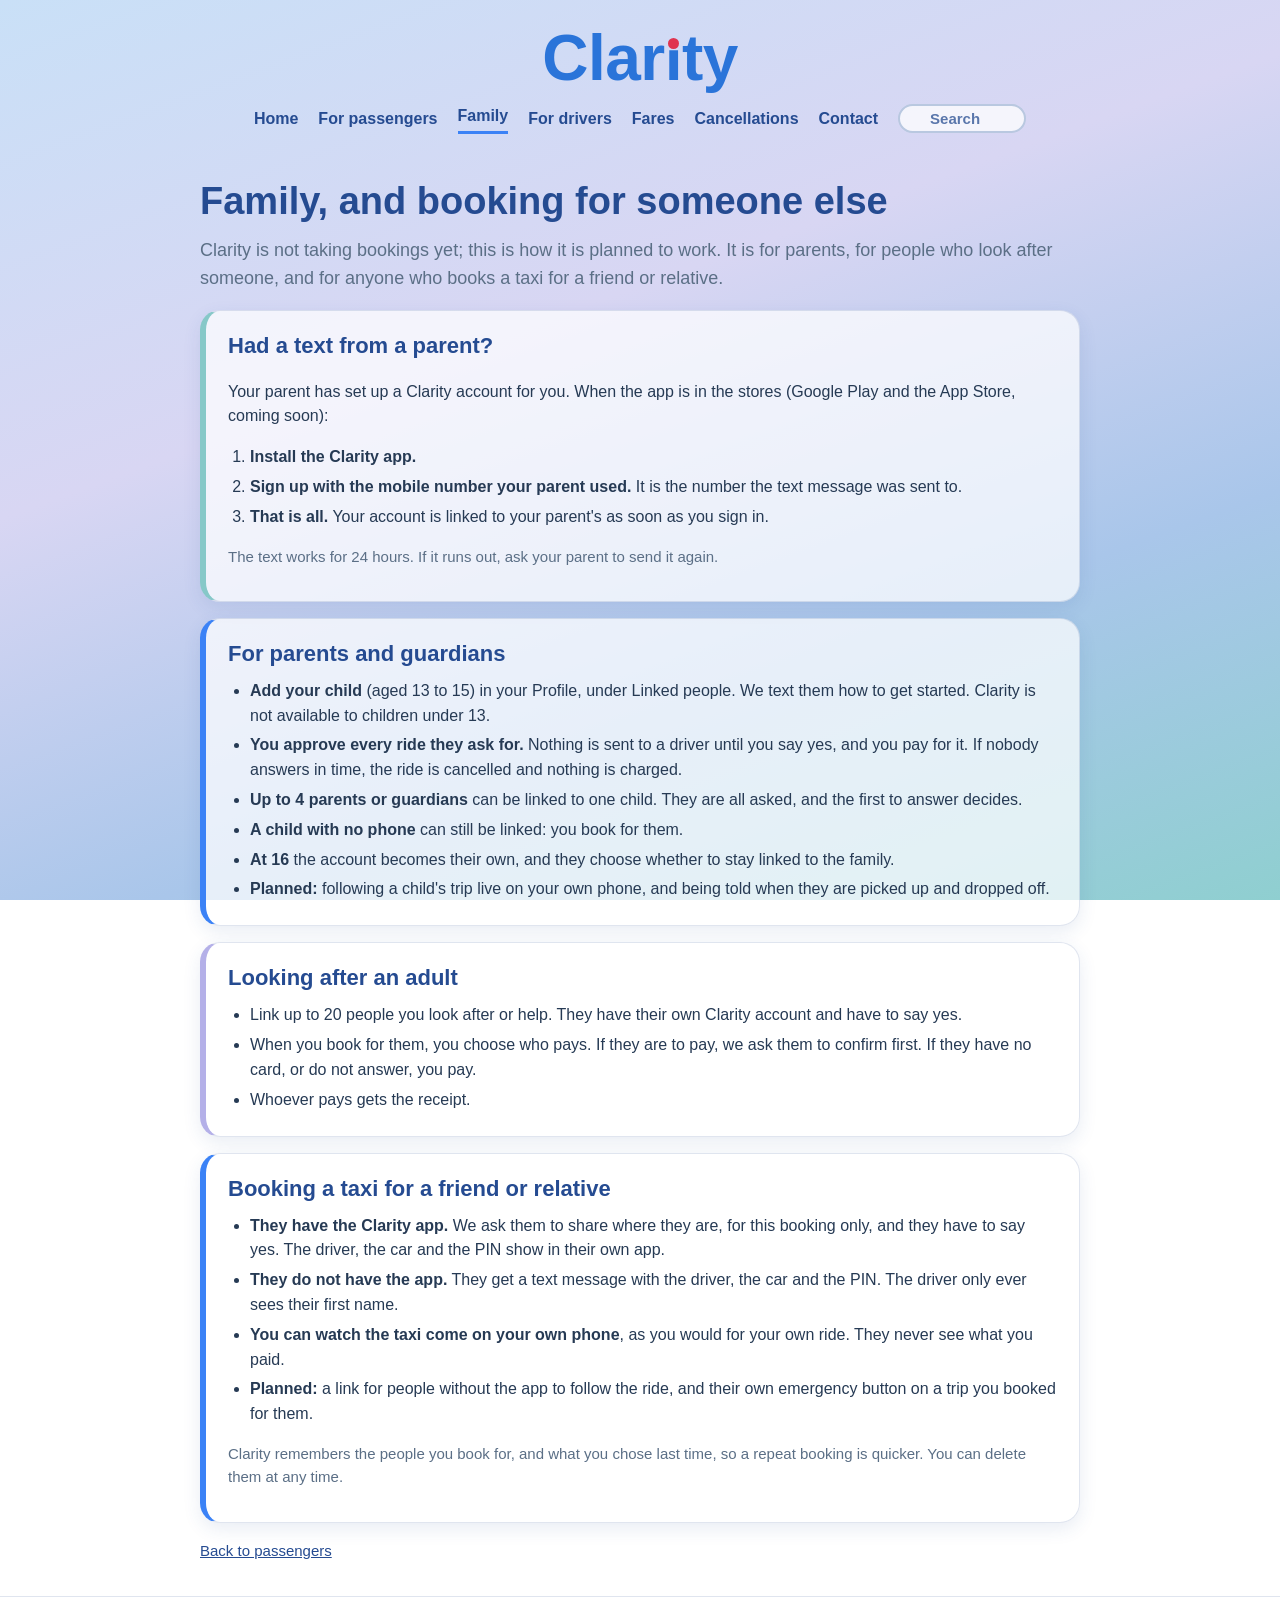
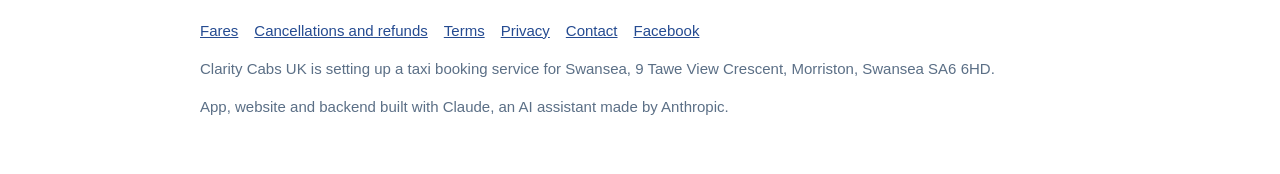
<file: family.html>
<!doctype html>
<html lang="en-GB">
<head>
<meta charset="utf-8">
<meta name="viewport" content="width=device-width, initial-scale=1">
<title>Family, and booking for someone else: Clarity</title>
<meta name="description" content="How child accounts, linked family members and booking a taxi for someone else are planned to work with Clarity.">
<meta property="og:type" content="website">
<meta property="og:site_name" content="Clarity Cabs UK">
<meta property="og:title" content="Family, and booking for someone else: Clarity">
<meta property="og:description" content="How child accounts, linked family members and booking a taxi for someone else are planned to work with Clarity.">
<meta property="og:url" content="https://claritycabs.co.uk/family.html">
<meta property="og:image" content="https://claritycabs.co.uk/img/og-clarity.png">
<meta name="twitter:card" content="summary_large_image">
<link rel="stylesheet" href="style.css?v=20">
</head>
<body>
<header class="site"><div class="wrap">
  <a class="mark" href="/" aria-label="Clarity home">Clar<span class="i"><span class="stem">ı</span></span>ty</a>
  <nav>
    <a href="/">Home</a>
    <a href="passengers.html">For passengers</a>
    <a href="family.html" aria-current="page">Family</a>
    <a href="drivers.html">For drivers</a>
    <a href="fares.html">Fares</a>
    <a href="cancellations.html">Cancellations</a>
    <a href="contact.html">Contact</a>
    <form class="search" role="search" onsubmit="return false">
      <input type="search" id="site-search" placeholder="Search" aria-label="Search the site" autocomplete="off">
      <div id="search-results" class="search-results" hidden></div>
    </form>
  </nav>
</div></header>

<main class="wrap">
  <h1 class="page">Family, and booking for someone else</h1>
  <p class="lead">Clarity is not taking bookings yet; this is how it is planned to work. It is for parents, for people who look after someone, and for anyone who books a taxi for a friend or relative.</p>
  <section class="card teal" id="child-start"><h2>Had a text from a parent?</h2>
    <p>Your parent has set up a Clarity account for you. When the app is in the stores (Google Play and the App Store, coming soon):</p><ol>
    <li><strong>Install the Clarity app.</strong></li>
    <li><strong>Sign up with the mobile number your parent used.</strong> It is the number the text message was sent to.</li>
    <li><strong>That is all.</strong> Your account is linked to your parent's as soon as you sign in.</li></ol>
    <p class="note">The text works for 24 hours. If it runs out, ask your parent to send it again.</p></section>
  <section class="card"><h2>For parents and guardians</h2><ul>
    <li><strong>Add your child</strong> (aged 13 to 15) in your Profile, under Linked people. We text them how to get started. Clarity is not available to children under 13.</li>
    <li><strong>You approve every ride they ask for.</strong> Nothing is sent to a driver until you say yes, and you pay for it. If nobody answers in time, the ride is cancelled and nothing is charged.</li>
    <li><strong>Up to 4 parents or guardians</strong> can be linked to one child. They are all asked, and the first to answer decides.</li>
    <li><strong>A child with no phone</strong> can still be linked: you book for them.</li>
    <li><strong>At 16</strong> the account becomes their own, and they choose whether to stay linked to the family.</li>
    <li><strong>Planned:</strong> following a child's trip live on your own phone, and being told when they are picked up and dropped off.</li></ul></section>
  <section class="card lilac"><h2>Looking after an adult</h2><ul>
    <li>Link up to 20 people you look after or help. They have their own Clarity account and have to say yes.</li>
    <li>When you book for them, you choose who pays. If they are to pay, we ask them to confirm first. If they have no card, or do not answer, you pay.</li>
    <li>Whoever pays gets the receipt.</li></ul></section>
  <section class="card"><h2>Booking a taxi for a friend or relative</h2><ul>
    <li><strong>They have the Clarity app.</strong> We ask them to share where they are, for this booking only, and they have to say yes. The driver, the car and the PIN show in their own app.</li>
    <li><strong>They do not have the app.</strong> They get a text message with the driver, the car and the PIN. The driver only ever sees their first name.</li>
    <li><strong>You can watch the taxi come on your own phone</strong>, as you would for your own ride. They never see what you paid.</li>
    <li><strong>Planned:</strong> a link for people without the app to follow the ride, and their own emergency button on a trip you booked for them.</li></ul>
    <p class="note">Clarity remembers the people you book for, and what you chose last time, so a repeat booking is quicker. You can delete them at any time.</p></section>
  <p class="note"><a href="passengers.html">Back to passengers</a></p>
</main>

<footer class="site"><div class="wrap">
  <a href="fares.html">Fares</a><a href="cancellations.html">Cancellations and refunds</a><a href="terms.html">Terms</a><a href="privacy.html">Privacy</a><a href="contact.html">Contact</a><a href="https://www.facebook.com/ClarityCabsUK" target="_blank" rel="noopener">Facebook</a>
  <p>Clarity Cabs UK is setting up a taxi booking service for Swansea, 9 Tawe View Crescent, Morriston, Swansea SA6 6HD.</p>
  <p>App, website and backend built with Claude, an AI assistant made by Anthropic.</p>
</div></footer>
<script data-goatcounter="https://claritycabs.goatcounter.com/count" async src="https://gc.zgo.at/count.js"></script>
<script src="search.js?v=20" defer></script>
</body>
</html>
</file>
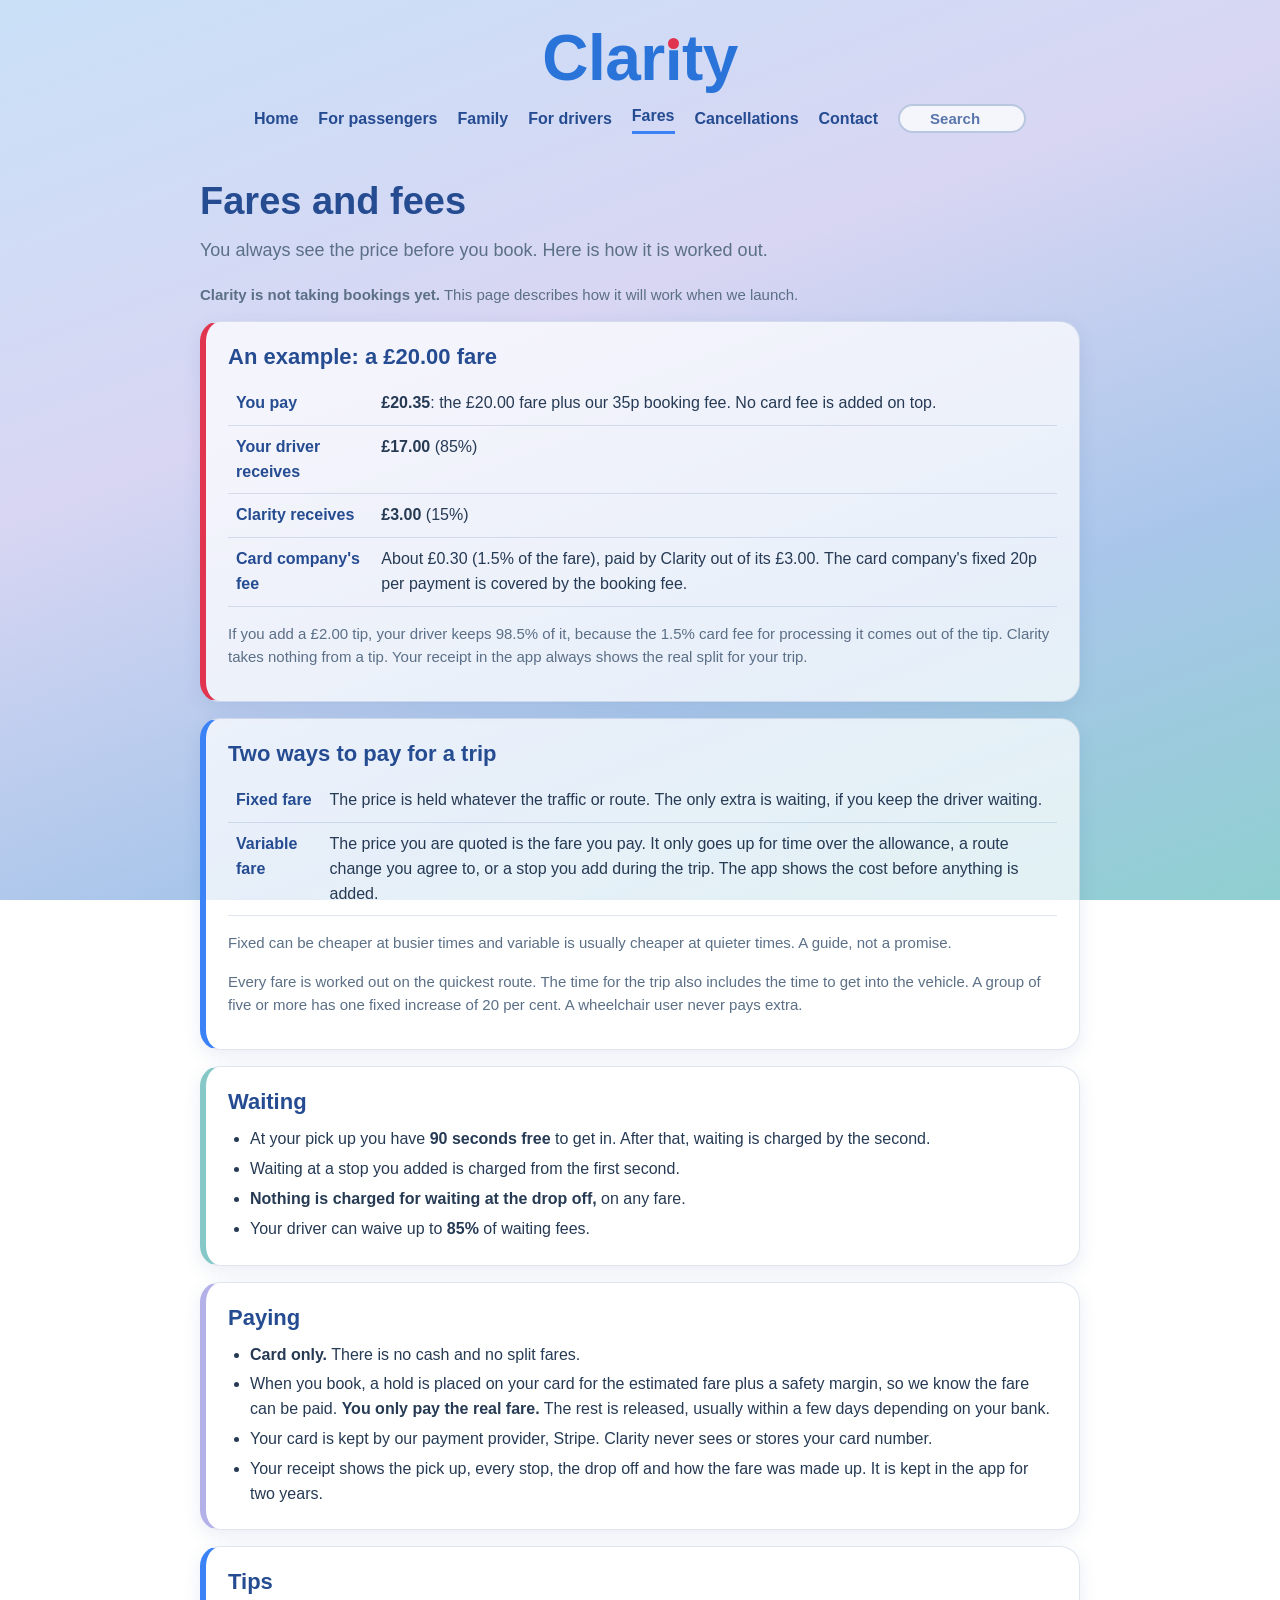
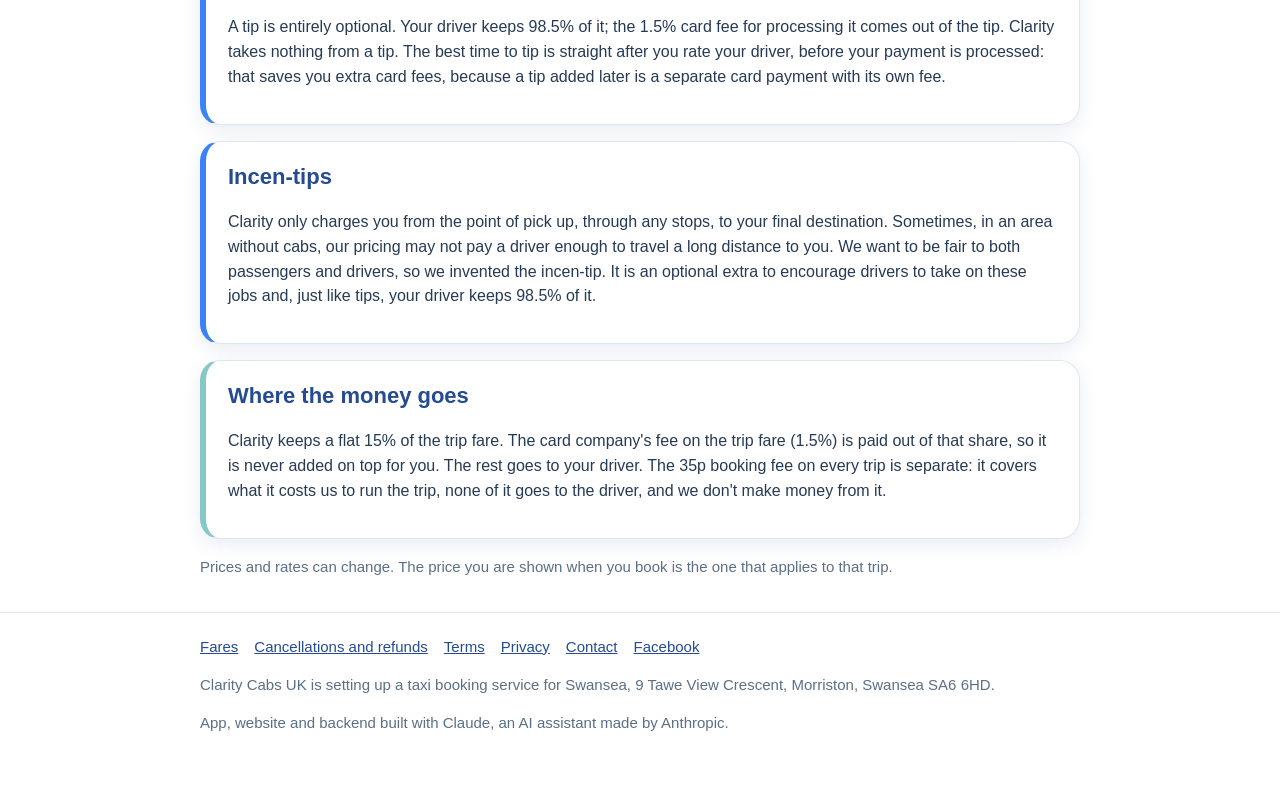
<file: fares.html>
<!doctype html>
<html lang="en-GB">
<head>
<meta charset="utf-8">
<meta name="viewport" content="width=device-width, initial-scale=1">
<title>Fares and fees | Clarity</title>
<meta name="description" content="How Clarity works out a fare, what is charged, and where the money goes.">
<meta property="og:type" content="website">
<meta property="og:site_name" content="Clarity Cabs UK">
<meta property="og:title" content="Fares and fees | Clarity">
<meta property="og:description" content="How Clarity works out a fare, what is charged, and where the money goes.">
<meta property="og:url" content="https://claritycabs.co.uk/fares.html">
<meta property="og:image" content="https://claritycabs.co.uk/img/og-clarity.png">
<meta name="twitter:card" content="summary_large_image">
<link rel="stylesheet" href="style.css?v=20">
</head>
<body>
<header class="site"><div class="wrap">
  <a class="mark" href="/" aria-label="Clarity home">Clar<span class="i"><span class="stem">ı</span></span>ty</a>
  <nav>
    <a href="/">Home</a>
    <a href="passengers.html">For passengers</a>
    <a href="family.html">Family</a>
    <a href="drivers.html">For drivers</a>
    <a href="fares.html" aria-current="page">Fares</a>
    <a href="cancellations.html">Cancellations</a>
    <a href="contact.html">Contact</a>
    <form class="search" role="search" onsubmit="return false">
      <input type="search" id="site-search" placeholder="Search" aria-label="Search the site" autocomplete="off">
      <div id="search-results" class="search-results" hidden></div>
    </form>
  </nav>
</div></header>

<main class="wrap">
  <h1 class="page">Fares and fees</h1>
  <p class="lead">You always see the price before you book. Here is how it is worked out.</p>
  <p class="note"><strong>Clarity is not taking bookings yet.</strong> This page describes how it will work when we launch.</p>

  <div class="card red">
    <h2>An example: a £20.00 fare</h2>
    <table>
      <tr><th>You pay</th><td><strong>£20.35</strong>: the £20.00 fare plus our 35p booking fee. No card fee is added on top.</td></tr>
      <tr><th>Your driver receives</th><td><strong>£17.00</strong> (85%)</td></tr>
      <tr><th>Clarity receives</th><td><strong>£3.00</strong> (15%)</td></tr>
      <tr><th>Card company's fee</th><td>About £0.30 (1.5% of the fare), paid by Clarity out of its £3.00. The card company's fixed 20p per payment is covered by the booking fee.</td></tr>
    </table>
    <p class="note">If you add a £2.00 tip, your driver keeps 98.5% of it, because the 1.5% card fee for processing it comes out of the tip. Clarity takes nothing from a tip. Your receipt in the app always shows the real split for your trip.</p>
  </div>

  <div class="card">
    <h2>Two ways to pay for a trip</h2>
    <table>
      <tr><th>Fixed fare</th><td>The price is held whatever the traffic or route. The only extra is waiting, if you keep the driver waiting.</td></tr>
      <tr><th>Variable fare</th><td>The price you are quoted is the fare you pay. It only goes up for time over the allowance, a route change you agree to, or a stop you add during the trip. The app shows the cost before anything is added.</td></tr>
    </table>
    <p class="note">Fixed can be cheaper at busier times and variable is usually cheaper at quieter times. A guide, not a promise.</p>
    <p class="note">Every fare is worked out on the quickest route. The time for the trip also includes the time to get into the vehicle. A group of five or more has one fixed increase of 20 per cent. A wheelchair user never pays extra.</p>
  </div>

  <div class="card teal">
    <h2>Waiting</h2>
    <ul>
      <li>At your pick up you have <strong>90 seconds free</strong> to get in. After that, waiting is charged by the second.</li>
      <li>Waiting at a stop you added is charged from the first second.</li>
      <li><strong>Nothing is charged for waiting at the drop off,</strong> on any fare.</li>
      <li>Your driver can waive up to <strong>85%</strong> of waiting fees.</li>
    </ul>
  </div>

  <div class="card lilac">
    <h2>Paying</h2>
    <ul>
      <li><strong>Card only.</strong> There is no cash and no split fares.</li>
      <li>When you book, a hold is placed on your card for the estimated fare plus a safety margin, so we know the fare can be paid. <strong>You only pay the real fare.</strong> The rest is released, usually within a few days depending on your bank.</li>
      <li>Your card is kept by our payment provider, Stripe. Clarity never sees or stores your card number.</li>
      <li>Your receipt shows the pick up, every stop, the drop off and how the fare was made up. It is kept in the app for two years.</li>
    </ul>
  </div>

  <div class="card">
    <h2>Tips</h2>
    <p>A tip is entirely optional. Your driver keeps 98.5% of it; the 1.5% card fee for processing it comes out of the tip. Clarity takes nothing from a tip. The best time to tip is straight after you rate your driver, before your payment is processed: that saves you extra card fees, because a tip added later is a separate card payment with its own fee.</p>
  </div>

  <div class="card">
    <h2>Incen-tips</h2>
    <p>Clarity only charges you from the point of pick up, through any stops, to your final destination. Sometimes, in an area without cabs, our pricing may not pay a driver enough to travel a long distance to you. We want to be fair to both passengers and drivers, so we invented the incen-tip. It is an optional extra to encourage drivers to take on these jobs and, just like tips, your driver keeps 98.5% of it.</p>
  </div>

  <div class="card teal">
    <h2>Where the money goes</h2>
    <p>Clarity keeps a flat 15% of the trip fare. The card company's fee on the trip fare (1.5%) is paid out of that share, so it is never added on top for you. The rest goes to your driver. The 35p booking fee on every trip is separate: it covers what it costs us to run the trip, none of it goes to the driver, and we don't make money from it.</p>
  </div>

  <p class="note">Prices and rates can change. The price you are shown when you book is the one that applies to that trip.</p>
</main>

<footer class="site"><div class="wrap">
  <a href="fares.html">Fares</a><a href="cancellations.html">Cancellations and refunds</a><a href="terms.html">Terms</a><a href="privacy.html">Privacy</a><a href="contact.html">Contact</a><a href="https://www.facebook.com/ClarityCabsUK" target="_blank" rel="noopener">Facebook</a>
  <p>Clarity Cabs UK is setting up a taxi booking service for Swansea, 9 Tawe View Crescent, Morriston, Swansea SA6 6HD.</p>
  <p>App, website and backend built with Claude, an AI assistant made by Anthropic.</p>
</div></footer>
<script data-goatcounter="https://claritycabs.goatcounter.com/count" async src="https://gc.zgo.at/count.js"></script>
<script src="search.js?v=20" defer></script>
</body>
</html>
</file>
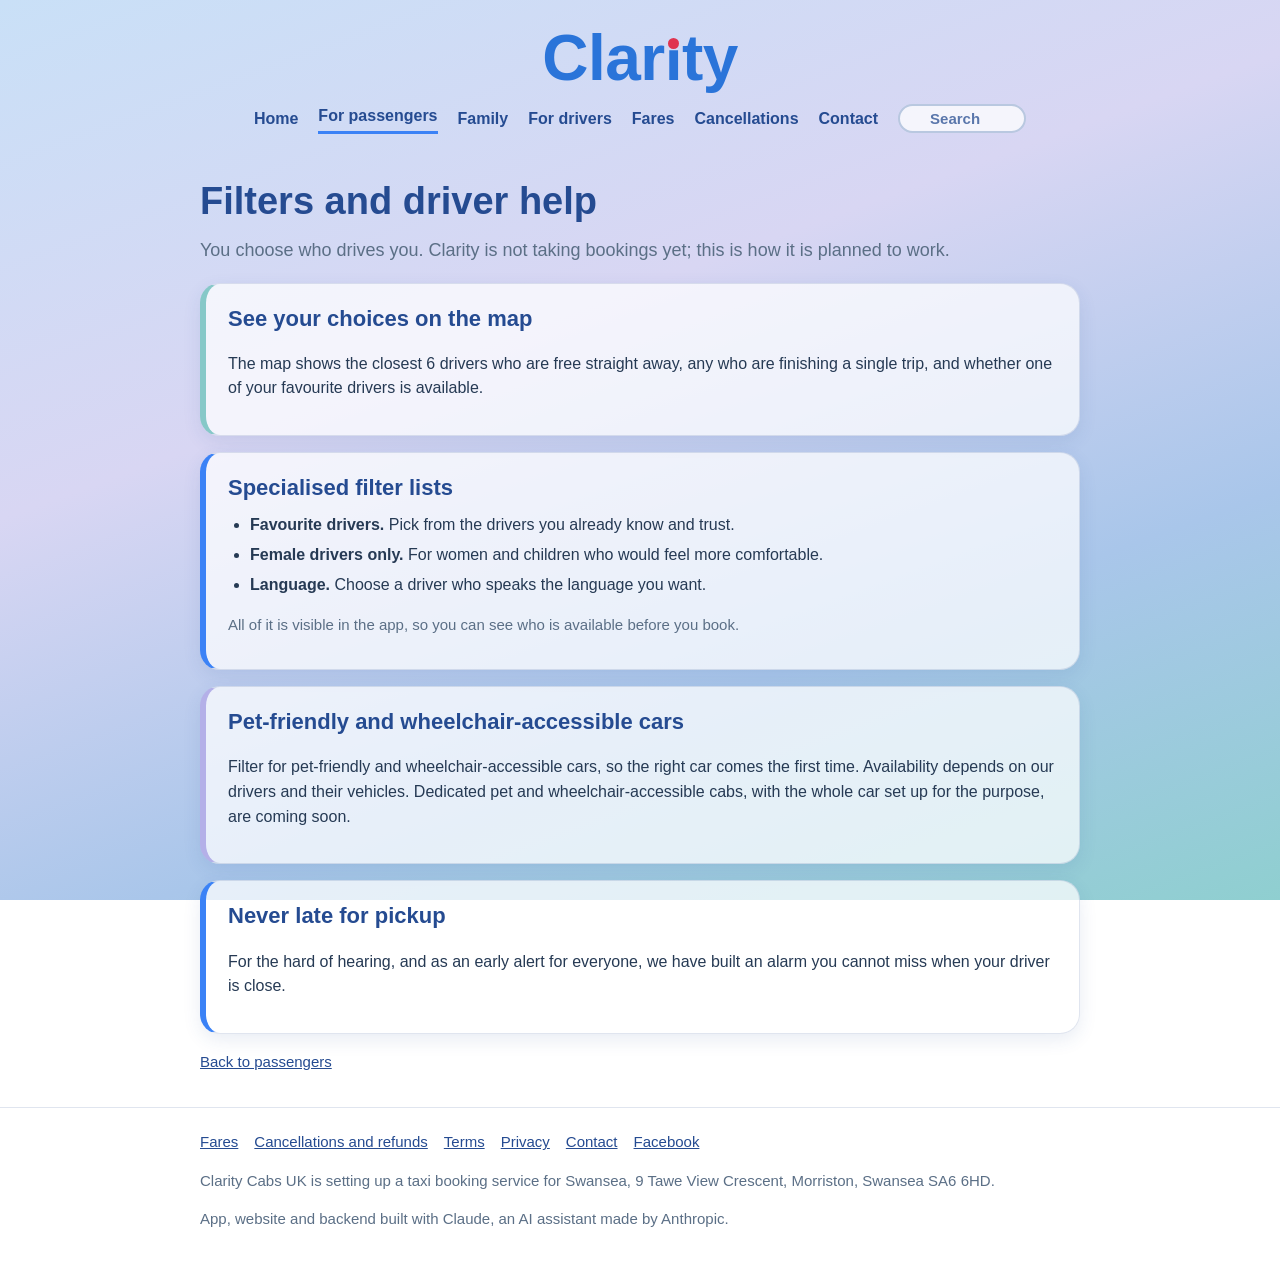
<file: filters.html>
<!doctype html>
<html lang="en-GB">
<head>
<meta charset="utf-8">
<meta name="viewport" content="width=device-width, initial-scale=1">
<title>Filters and driver help: Clarity</title>
<meta name="description" content="Choose your driver: favourites, female drivers, language, and specially assigned cars for disabilities and pets.">
<meta property="og:type" content="website">
<meta property="og:site_name" content="Clarity Cabs UK">
<meta property="og:title" content="Filters and driver help: Clarity">
<meta property="og:description" content="Choose your driver: favourites, female drivers, language, and specially assigned cars for disabilities and pets.">
<meta property="og:url" content="https://claritycabs.co.uk/filters.html">
<meta property="og:image" content="https://claritycabs.co.uk/img/og-clarity.png">
<meta name="twitter:card" content="summary_large_image">
<link rel="stylesheet" href="style.css?v=20">
</head>
<body>
<header class="site"><div class="wrap">
  <a class="mark" href="/" aria-label="Clarity home">Clar<span class="i"><span class="stem">ı</span></span>ty</a>
  <nav>
    <a href="/">Home</a>
    <a href="passengers.html" aria-current="page">For passengers</a>
    <a href="family.html">Family</a>
    <a href="drivers.html">For drivers</a>
    <a href="fares.html">Fares</a>
    <a href="cancellations.html">Cancellations</a>
    <a href="contact.html">Contact</a>
    <form class="search" role="search" onsubmit="return false">
      <input type="search" id="site-search" placeholder="Search" aria-label="Search the site" autocomplete="off">
      <div id="search-results" class="search-results" hidden></div>
    </form>
  </nav>
</div></header>

<main class="wrap">
  <h1 class="page">Filters and driver help</h1>
  <p class="lead">You choose who drives you. Clarity is not taking bookings yet; this is how it is planned to work.</p>
  <section class="card teal"><h2>See your choices on the map</h2>
    <p>The map shows the closest 6 drivers who are free straight away, any who are finishing a single trip, and whether one of your favourite drivers is available.</p></section>
  <section class="card"><h2>Specialised filter lists</h2><ul>
    <li><strong>Favourite drivers.</strong> Pick from the drivers you already know and trust.</li>
    <li><strong>Female drivers only.</strong> For women and children who would feel more comfortable.</li>
    <li><strong>Language.</strong> Choose a driver who speaks the language you want.</li></ul>
    <p class="note">All of it is visible in the app, so you can see who is available before you book.</p></section>
  <section class="card lilac"><h2>Pet-friendly and wheelchair-accessible cars</h2>
    <p>Filter for pet-friendly and wheelchair-accessible cars, so the right car comes the first time. Availability depends on our drivers and their vehicles. Dedicated pet and wheelchair-accessible cabs, with the whole car set up for the purpose, are coming soon.</p></section>
  <section class="card"><h2>Never late for pickup</h2>
    <p>For the hard of hearing, and as an early alert for everyone, we have built an alarm you cannot miss when your driver is close.</p></section>
  <p class="note"><a href="passengers.html">Back to passengers</a></p>
</main>

<footer class="site"><div class="wrap">
  <a href="fares.html">Fares</a><a href="cancellations.html">Cancellations and refunds</a><a href="terms.html">Terms</a><a href="privacy.html">Privacy</a><a href="contact.html">Contact</a><a href="https://www.facebook.com/ClarityCabsUK" target="_blank" rel="noopener">Facebook</a>
  <p>Clarity Cabs UK is setting up a taxi booking service for Swansea, 9 Tawe View Crescent, Morriston, Swansea SA6 6HD.</p>
  <p>App, website and backend built with Claude, an AI assistant made by Anthropic.</p>
</div></footer>
<script data-goatcounter="https://claritycabs.goatcounter.com/count" async src="https://gc.zgo.at/count.js"></script>
<script src="search.js?v=20" defer></script>
</body>
</html>
</file>
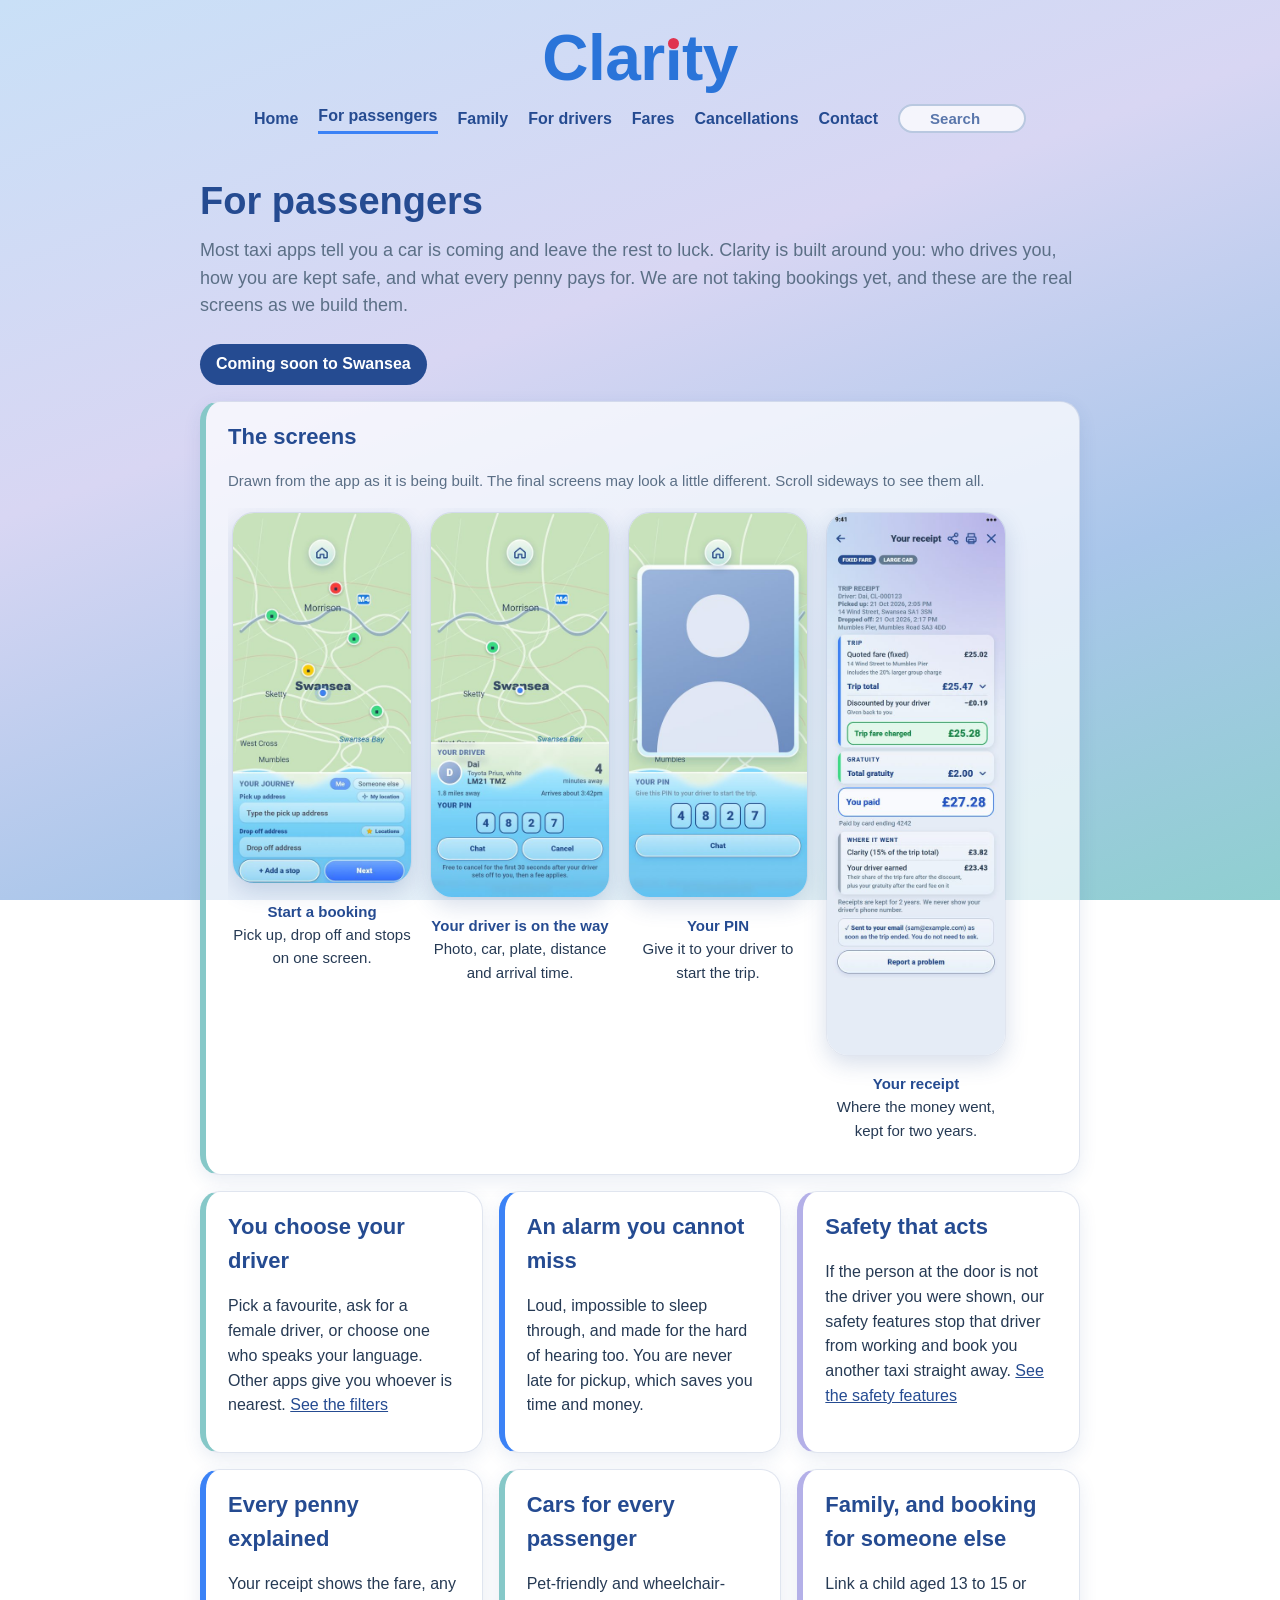
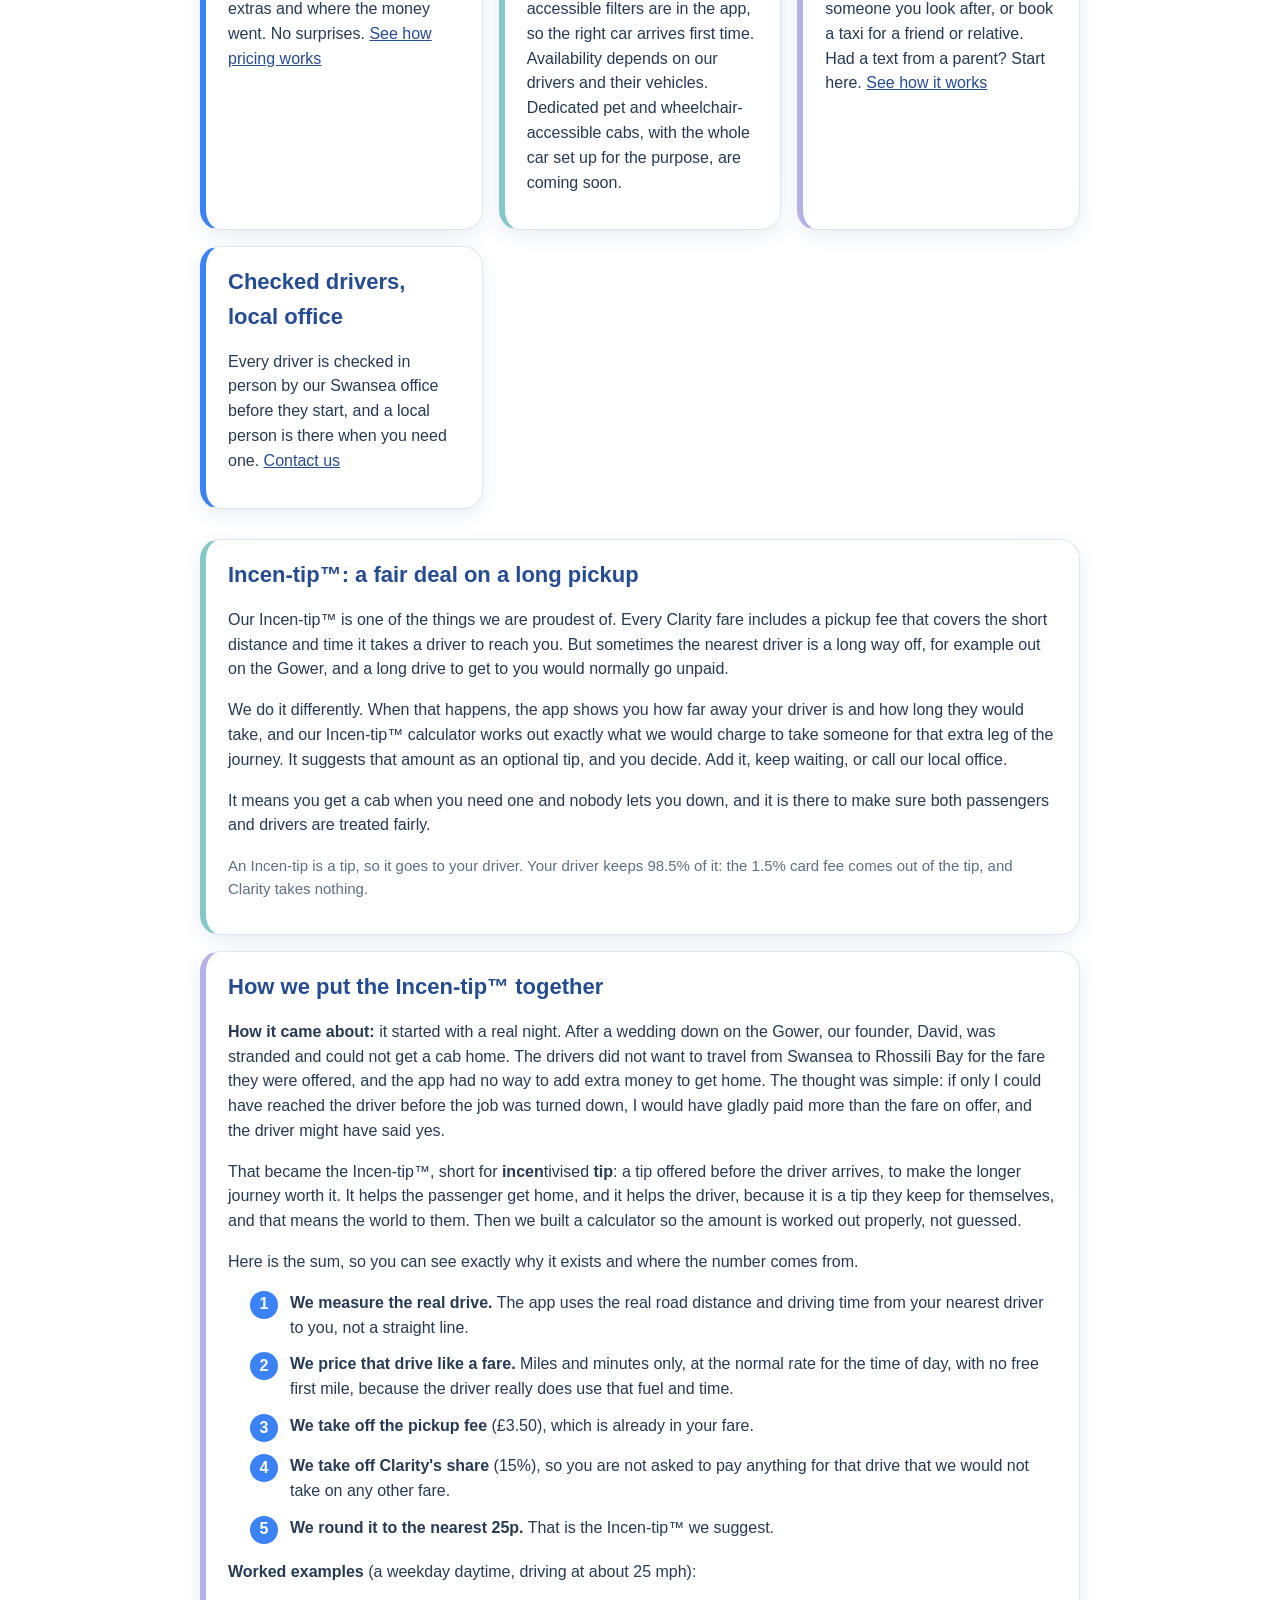
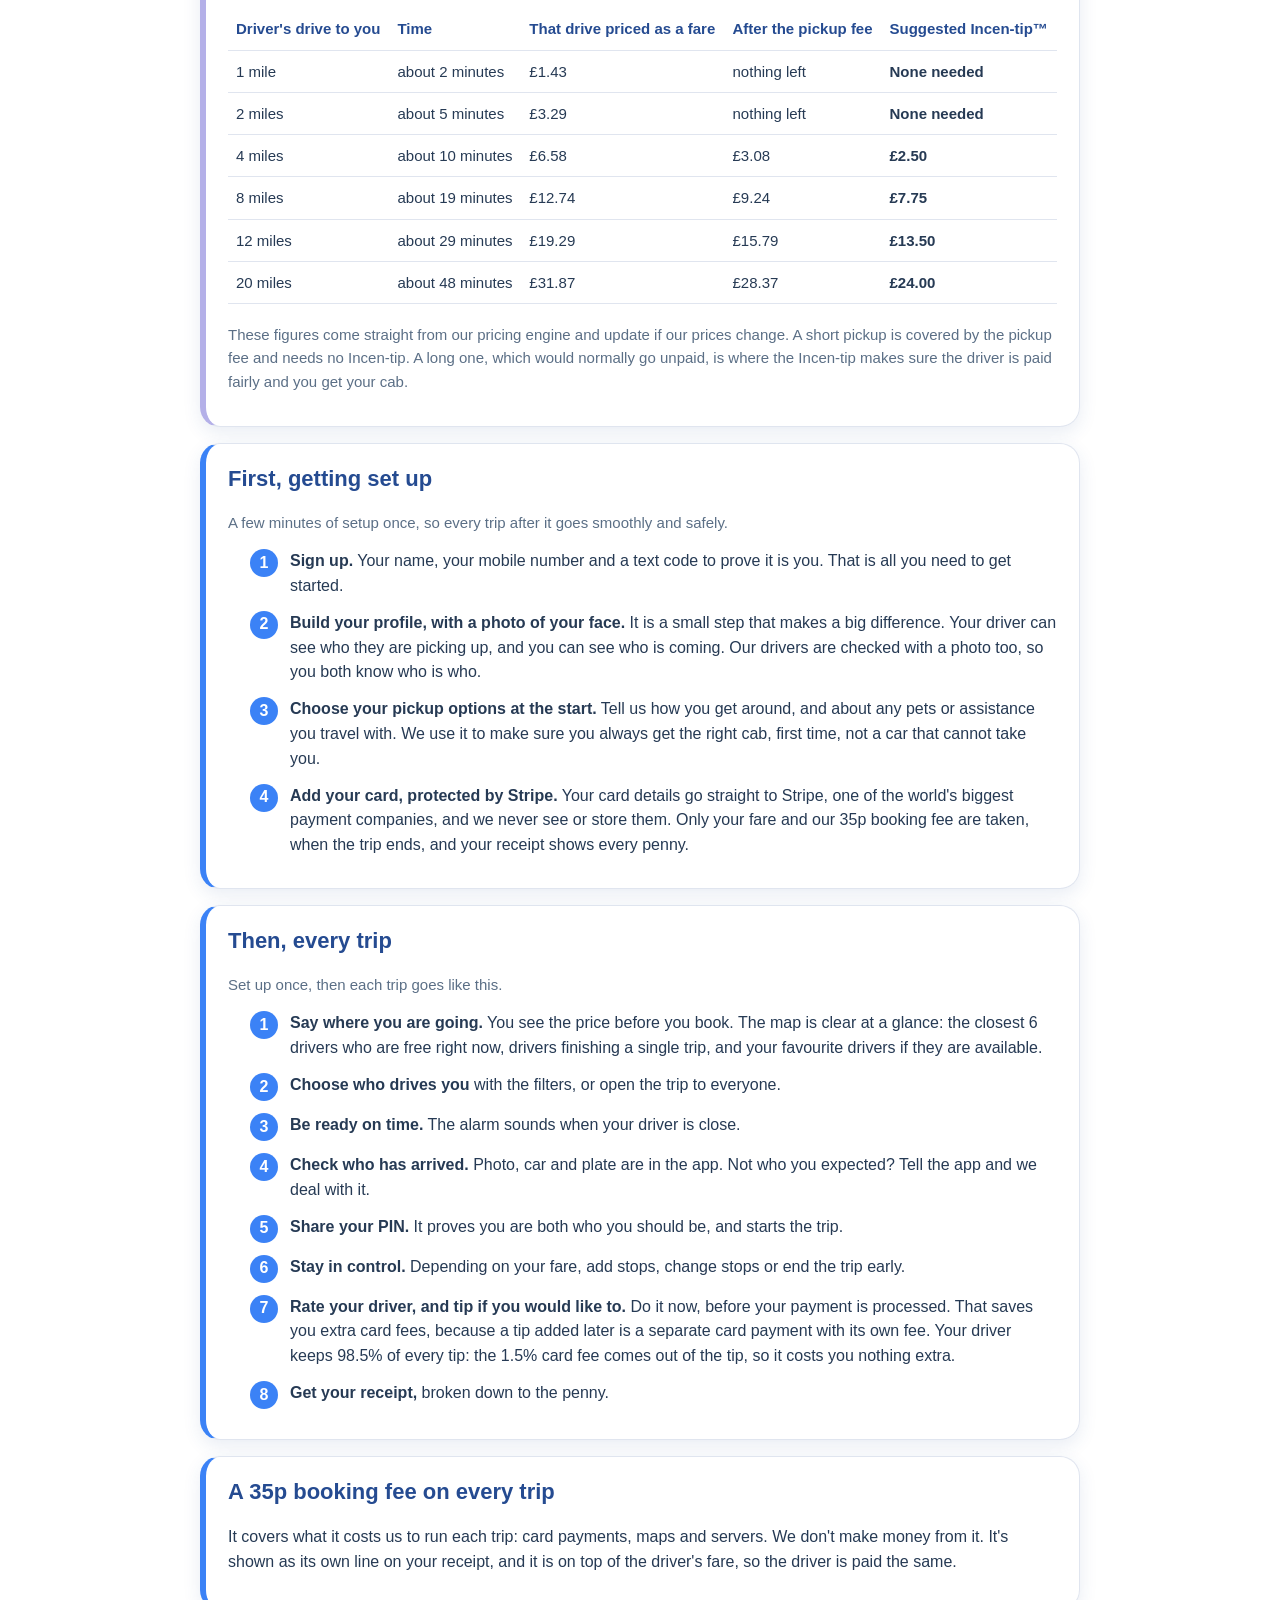
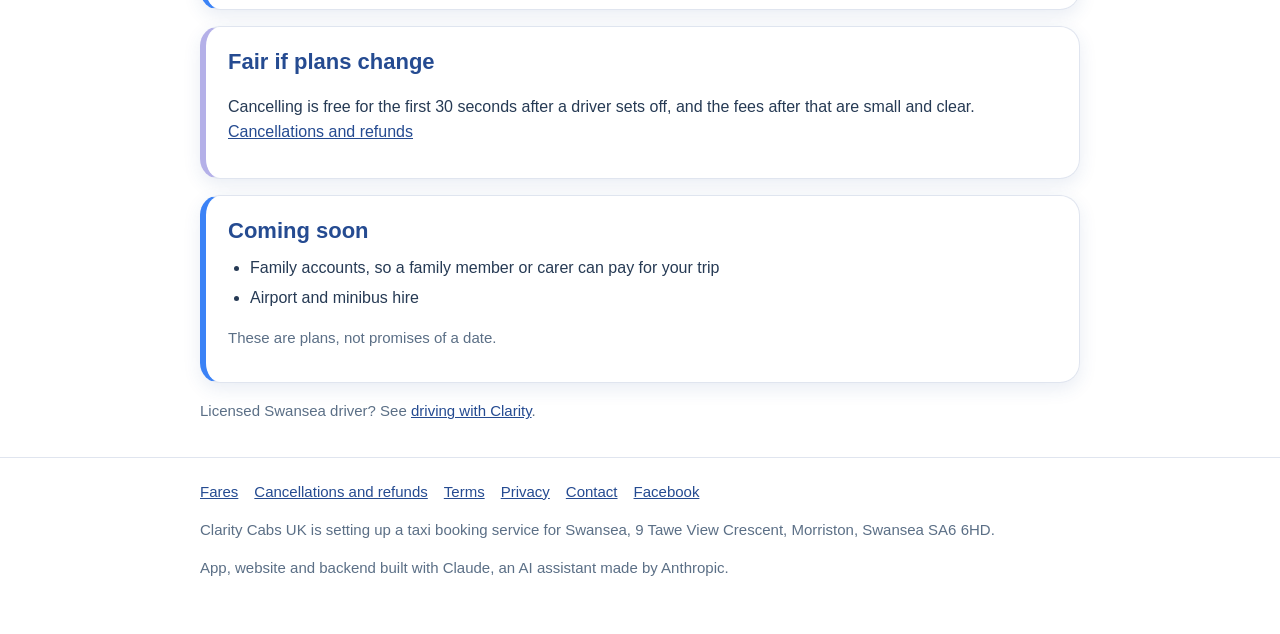
<file: passengers.html>
<!doctype html>
<html lang="en-GB">
<head>
<meta charset="utf-8">
<meta name="viewport" content="width=device-width, initial-scale=1">
<title>For passengers: Clarity</title>
<meta name="description" content="How Clarity will work for passengers in Swansea: clear prices, a driver you can see, a PIN, a receipt, and a local office.">
<meta property="og:type" content="website">
<meta property="og:site_name" content="Clarity Cabs UK">
<meta property="og:title" content="For passengers: Clarity">
<meta property="og:description" content="How Clarity will work for passengers in Swansea: clear prices, a driver you can see, a PIN, a receipt, and a local office.">
<meta property="og:url" content="https://claritycabs.co.uk/passengers.html">
<meta property="og:image" content="https://claritycabs.co.uk/img/og-clarity.png">
<meta name="twitter:card" content="summary_large_image">
<link rel="stylesheet" href="style.css?v=20">
</head>
<body>
<header class="site"><div class="wrap">
  <a class="mark" href="/" aria-label="Clarity home">Clar<span class="i"><span class="stem">ı</span></span>ty</a>
  <nav>
    <a href="/">Home</a>
    <a href="passengers.html" aria-current="page">For passengers</a>
    <a href="family.html">Family</a>
    <a href="drivers.html">For drivers</a>
    <a href="fares.html">Fares</a>
    <a href="cancellations.html">Cancellations</a>
    <a href="contact.html">Contact</a>
    <form class="search" role="search" onsubmit="return false">
      <input type="search" id="site-search" placeholder="Search" aria-label="Search the site" autocomplete="off">
      <div id="search-results" class="search-results" hidden></div>
    </form>
  </nav>
</div></header>

<main class="wrap">
  <h1 class="page">For passengers</h1>
  <p class="lead">Most taxi apps tell you a car is coming and leave the rest to luck. Clarity is built around you: who drives you, how you are kept safe, and what every penny pays for. We are not taking bookings yet, and these are the real screens as we build them.</p>
  <p><span class="soon">Coming soon to Swansea</span></p>

  <section class="card teal">
    <h2>The screens</h2>
    <p class="note">Drawn from the app as it is being built. The final screens may look a little different. Scroll sideways to see them all.</p>
    <div class="shots" role="group" aria-label="Screens from the app">
      <figure><img src="img/p-book.jpg" alt="The Clarity booking screen over a map of Swansea" loading="lazy" width="420"><figcaption><strong>Start a booking</strong>Pick up, drop off and stops on one screen.</figcaption></figure>
      <figure><img src="img/p-way.jpg" alt="The driver on the way screen with the PIN" loading="lazy" width="420"><figcaption><strong>Your driver is on the way</strong>Photo, car, plate, distance and arrival time.</figcaption></figure>
      <figure><img src="img/p-pin.jpg" alt="The PIN screen with four digits" loading="lazy" width="420"><figcaption><strong>Your PIN</strong>Give it to your driver to start the trip.</figcaption></figure>
      <figure><img src="img/p-receipt.jpg" alt="A trip receipt" loading="lazy" width="420"><figcaption><strong>Your receipt</strong>Where the money went, kept for two years.</figcaption></figure>
    </div>
  </section>

  <section class="grid after">
    <div class="card teal"><h2>You choose your driver</h2><p>Pick a favourite, ask for a female driver, or choose one who speaks your language. Other apps give you whoever is nearest. <a href="filters.html">See the filters</a></p></div>
    <div class="card"><h2>An alarm you cannot miss</h2><p>Loud, impossible to sleep through, and made for the hard of hearing too. You are never late for pickup, which saves you time and money.</p></div>
    <div class="card lilac"><h2>Safety that acts</h2><p>If the person at the door is not the driver you were shown, our safety features stop that driver from working and book you another taxi straight away. <a href="safety.html">See the safety features</a></p></div>
    <div class="card"><h2>Every penny explained</h2><p>Your receipt shows the fare, any extras and where the money went. No surprises. <a href="fares.html">See how pricing works</a></p></div>
    <div class="card teal"><h2>Cars for every passenger</h2><p>Pet-friendly and wheelchair-accessible filters are in the app, so the right car arrives first time. Availability depends on our drivers and their vehicles. Dedicated pet and wheelchair-accessible cabs, with the whole car set up for the purpose, are coming soon.</p></div>
    <div class="card lilac"><h2>Family, and booking for someone else</h2><p>Link a child aged 13 to 15 or someone you look after, or book a taxi for a friend or relative. Had a text from a parent? Start here. <a href="family.html">See how it works</a></p></div>
    <div class="card"><h2>Checked drivers, local office</h2><p>Every driver is checked in person by our Swansea office before they start, and a local person is there when you need one. <a href="contact.html">Contact us</a></p></div>
  </section>

  <section class="card teal" id="incentip">
    <h2>Incen-tip&trade;: a fair deal on a long pickup</h2>
    <p>Our Incen-tip&trade; is one of the things we are proudest of. Every Clarity fare includes a pickup fee that covers the short distance and time it takes a driver to reach you. But sometimes the nearest driver is a long way off, for example out on the Gower, and a long drive to get to you would normally go unpaid.</p>
    <p>We do it differently. When that happens, the app shows you how far away your driver is and how long they would take, and our Incen-tip&trade; calculator works out exactly what we would charge to take someone for that extra leg of the journey. It suggests that amount as an optional tip, and you decide. Add it, keep waiting, or call our local office.</p>
    <p>It means you get a cab when you need one and nobody lets you down, and it is there to make sure both passengers and drivers are treated fairly.</p>
    <p class="note">An Incen-tip is a tip, so it goes to your driver. Your driver keeps 98.5% of it: the 1.5% card fee comes out of the tip, and Clarity takes nothing.</p>
  </section>

  <section class="card lilac" id="incentip-sums">
    <h2>How we put the Incen-tip&trade; together</h2>
    <p><strong>How it came about:</strong> it started with a real night. After a wedding down on the Gower, our founder, David, was stranded and could not get a cab home. The drivers did not want to travel from Swansea to Rhossili Bay for the fare they were offered, and the app had no way to add extra money to get home. The thought was simple: if only I could have reached the driver before the job was turned down, I would have gladly paid more than the fare on offer, and the driver might have said yes.</p>
    <p>That became the Incen-tip&trade;, short for <strong>incen</strong>tivised <strong>tip</strong>: a tip offered before the driver arrives, to make the longer journey worth it. It helps the passenger get home, and it helps the driver, because it is a tip they keep for themselves, and that means the world to them. Then we built a calculator so the amount is worked out properly, not guessed.</p>
    <p>Here is the sum, so you can see exactly why it exists and where the number comes from.</p>
    <ol class="steps-list">
      <li><span class="num">1</span><div><strong>We measure the real drive.</strong> The app uses the real road distance and driving time from your nearest driver to you, not a straight line.</div></li>
      <li><span class="num">2</span><div><strong>We price that drive like a fare.</strong> Miles and minutes only, at the normal rate for the time of day, with no free first mile, because the driver really does use that fuel and time.</div></li>
      <li><span class="num">3</span><div><strong>We take off the pickup fee</strong> (£3.50), which is already in your fare.</div></li>
      <li><span class="num">4</span><div><strong>We take off Clarity's share</strong> (15%), so you are not asked to pay anything for that drive that we would not take on any other fare.</div></li>
      <li><span class="num">5</span><div><strong>We round it to the nearest 25p.</strong> That is the Incen-tip&trade; we suggest.</div></li>
    </ol>
    <p><strong>Worked examples</strong> (a weekday daytime, driving at about 25 mph):</p>
    <div class="tablewrap"><table>
      <thead><tr><th>Driver's drive to you</th><th>Time</th><th>That drive priced as a fare</th><th>After the pickup fee</th><th>Suggested Incen-tip&trade;</th></tr></thead>
      <tbody>
      <tr><td>1 mile</td><td>about 2 minutes</td><td>£1.43</td><td>nothing left</td><td><strong>None needed</strong></td></tr>
      <tr><td>2 miles</td><td>about 5 minutes</td><td>£3.29</td><td>nothing left</td><td><strong>None needed</strong></td></tr>
      <tr><td>4 miles</td><td>about 10 minutes</td><td>£6.58</td><td>£3.08</td><td><strong>£2.50</strong></td></tr>
      <tr><td>8 miles</td><td>about 19 minutes</td><td>£12.74</td><td>£9.24</td><td><strong>£7.75</strong></td></tr>
      <tr><td>12 miles</td><td>about 29 minutes</td><td>£19.29</td><td>£15.79</td><td><strong>£13.50</strong></td></tr>
      <tr><td>20 miles</td><td>about 48 minutes</td><td>£31.87</td><td>£28.37</td><td><strong>£24.00</strong></td></tr>
      </tbody>
    </table></div>
    <p class="note">These figures come straight from our pricing engine and update if our prices change. A short pickup is covered by the pickup fee and needs no Incen-tip. A long one, which would normally go unpaid, is where the Incen-tip makes sure the driver is paid fairly and you get your cab.</p>
  </section>

  <section class="card">
    <h2>First, getting set up</h2>
    <p class="note">A few minutes of setup once, so every trip after it goes smoothly and safely.</p>
    <ol class="steps-list">
      <li><span class="num">1</span><div><strong>Sign up.</strong> Your name, your mobile number and a text code to prove it is you. That is all you need to get started.</div></li>
      <li><span class="num">2</span><div><strong>Build your profile, with a photo of your face.</strong> It is a small step that makes a big difference. Your driver can see who they are picking up, and you can see who is coming. Our drivers are checked with a photo too, so you both know who is who.</div></li>
      <li><span class="num">3</span><div><strong>Choose your pickup options at the start.</strong> Tell us how you get around, and about any pets or assistance you travel with. We use it to make sure you always get the right cab, first time, not a car that cannot take you.</div></li>
      <li><span class="num">4</span><div><strong>Add your card, protected by Stripe.</strong> Your card details go straight to Stripe, one of the world's biggest payment companies, and we never see or store them. Only your fare and our 35p booking fee are taken, when the trip ends, and your receipt shows every penny.</div></li>
    </ol>
  </section>

  <section class="card">
    <h2>Then, every trip</h2>
    <p class="note">Set up once, then each trip goes like this.</p>
    <ol class="steps-list">
      <li><span class="num">1</span><div><strong>Say where you are going.</strong> You see the price before you book. The map is clear at a glance: the closest 6 drivers who are free right now, drivers finishing a single trip, and your favourite drivers if they are available.</div></li>
      <li><span class="num">2</span><div><strong>Choose who drives you</strong> with the filters, or open the trip to everyone.</div></li>
      <li><span class="num">3</span><div><strong>Be ready on time.</strong> The alarm sounds when your driver is close.</div></li>
      <li><span class="num">4</span><div><strong>Check who has arrived.</strong> Photo, car and plate are in the app. Not who you expected? Tell the app and we deal with it.</div></li>
      <li><span class="num">5</span><div><strong>Share your PIN.</strong> It proves you are both who you should be, and starts the trip.</div></li>
      <li><span class="num">6</span><div><strong>Stay in control.</strong> Depending on your fare, add stops, change stops or end the trip early.</div></li>
      <li><span class="num">7</span><div><strong>Rate your driver, and tip if you would like to.</strong> Do it now, before your payment is processed. That saves you extra card fees, because a tip added later is a separate card payment with its own fee. Your driver keeps 98.5% of every tip: the 1.5% card fee comes out of the tip, so it costs you nothing extra.</div></li>
      <li><span class="num">8</span><div><strong>Get your receipt,</strong> broken down to the penny.</div></li>
    </ol>
  </section>


  <section class="card">
    <h2>A 35p booking fee on every trip</h2>
    <p>It covers what it costs us to run each trip: card payments, maps and servers. We don't make money from it. It's shown as its own line on your receipt, and it is on top of the driver's fare, so the driver is paid the same.</p>
  </section>


  <section class="card lilac">
    <h2>Fair if plans change</h2>
    <p>Cancelling is free for the first 30 seconds after a driver sets off, and the fees after that are small and clear. <a href="cancellations.html">Cancellations and refunds</a></p>
  </section>

  <section class="card">
    <h2>Coming soon</h2>
    <ul>
      <li>Family accounts, so a family member or carer can pay for your trip</li>
      <li>Airport and minibus hire</li>
    </ul>
    <p class="note">These are plans, not promises of a date.</p>
  </section>

  <p class="note">Licensed Swansea driver? See <a href="drivers.html">driving with Clarity</a>.</p>
</main>

<footer class="site"><div class="wrap">
  <a href="fares.html">Fares</a><a href="cancellations.html">Cancellations and refunds</a><a href="terms.html">Terms</a><a href="privacy.html">Privacy</a><a href="contact.html">Contact</a><a href="https://www.facebook.com/ClarityCabsUK" target="_blank" rel="noopener">Facebook</a>
  <p>Clarity Cabs UK is setting up a taxi booking service for Swansea, 9 Tawe View Crescent, Morriston, Swansea SA6 6HD.</p>
  <p>App, website and backend built with Claude, an AI assistant made by Anthropic.</p>
</div></footer>
<script data-goatcounter="https://claritycabs.goatcounter.com/count" async src="https://gc.zgo.at/count.js"></script>
<script src="search.js?v=20" defer></script>
</body>
</html>
</file>
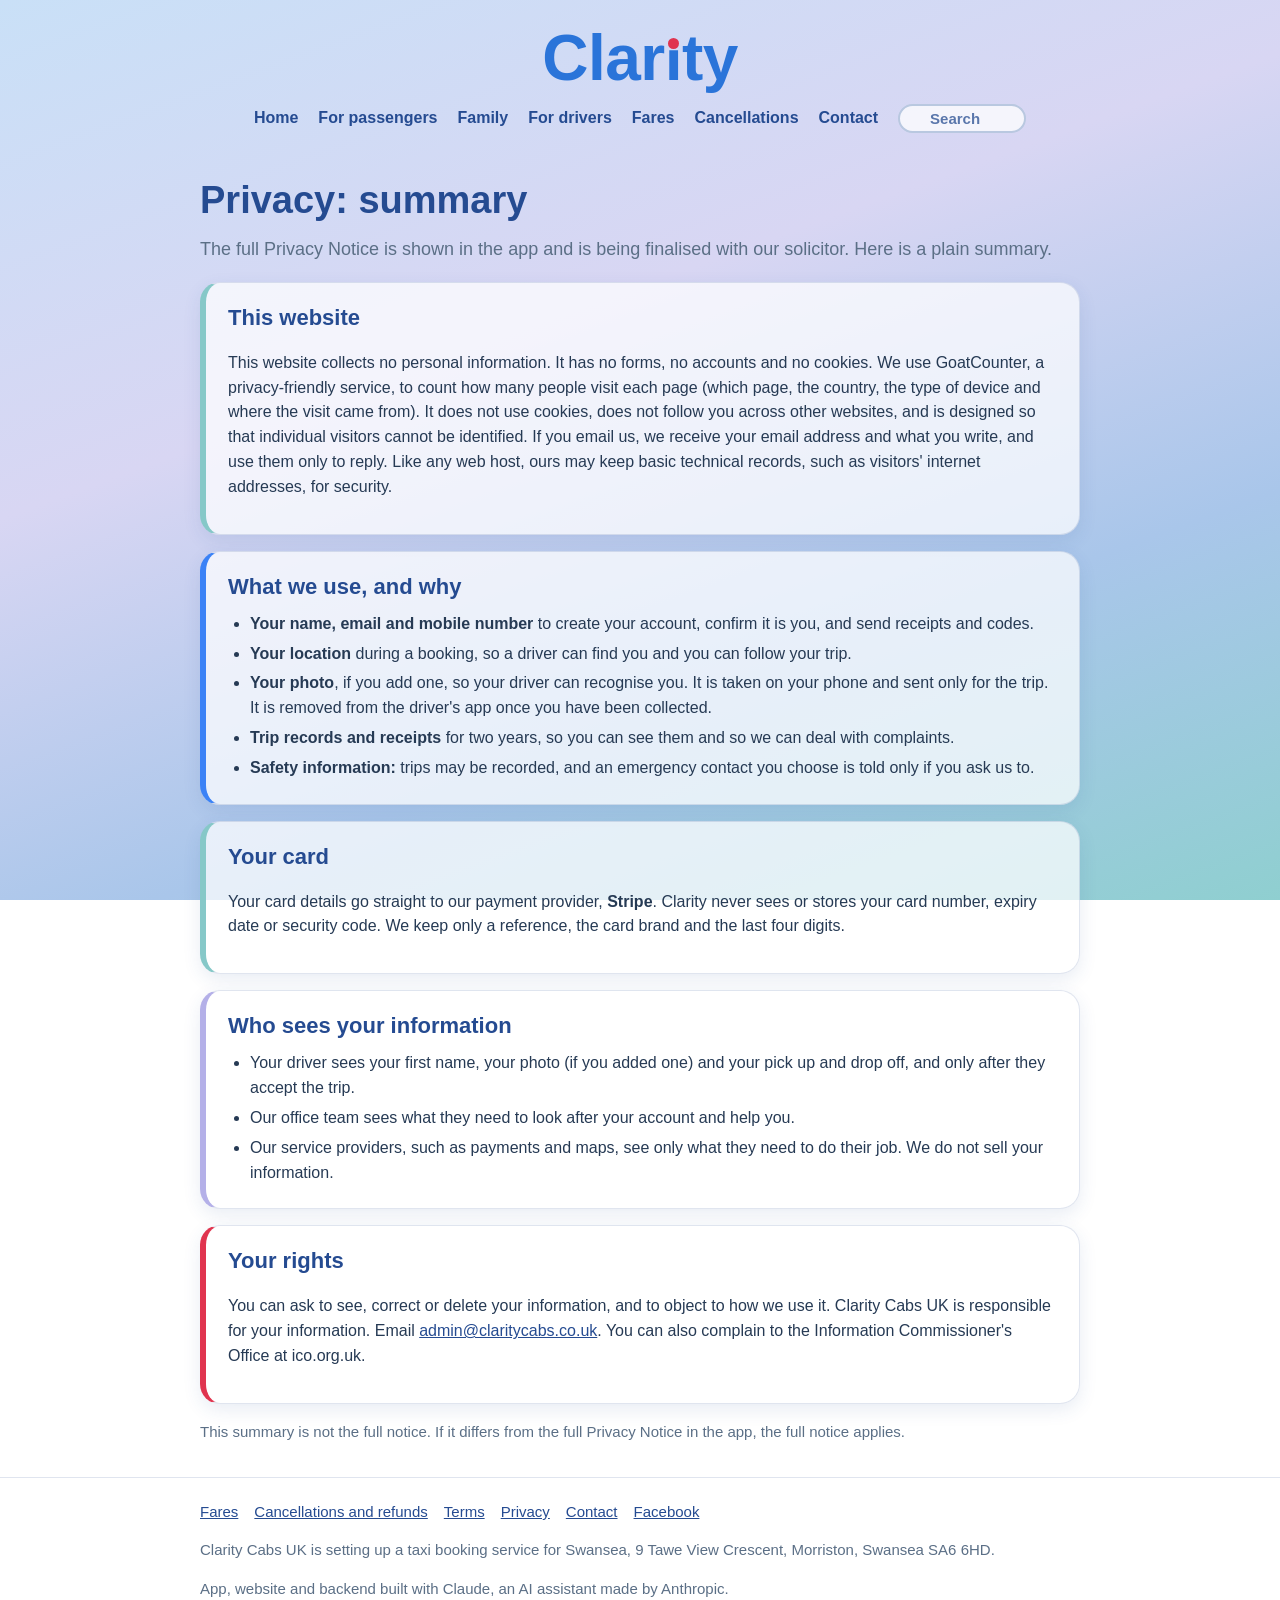
<file: privacy.html>
<!doctype html>
<html lang="en-GB">
<head>
<meta charset="utf-8">
<meta name="viewport" content="width=device-width, initial-scale=1">
<title>Privacy | Clarity</title>
<meta name="description" content="What personal information Clarity uses, why, and your rights.">
<meta property="og:type" content="website">
<meta property="og:site_name" content="Clarity Cabs UK">
<meta property="og:title" content="Privacy | Clarity">
<meta property="og:description" content="What personal information Clarity uses, why, and your rights.">
<meta property="og:url" content="https://claritycabs.co.uk/privacy.html">
<meta property="og:image" content="https://claritycabs.co.uk/img/og-clarity.png">
<meta name="twitter:card" content="summary_large_image">
<link rel="stylesheet" href="style.css?v=20">
</head>
<body>
<header class="site"><div class="wrap">
  <a class="mark" href="/" aria-label="Clarity home">Clar<span class="i"><span class="stem">ı</span></span>ty</a>
  <nav>
    <a href="/">Home</a>
    <a href="passengers.html">For passengers</a>
    <a href="family.html">Family</a>
    <a href="drivers.html">For drivers</a>
    <a href="fares.html">Fares</a>
    <a href="cancellations.html">Cancellations</a>
    <a href="contact.html">Contact</a>
    <form class="search" role="search" onsubmit="return false">
      <input type="search" id="site-search" placeholder="Search" aria-label="Search the site" autocomplete="off">
      <div id="search-results" class="search-results" hidden></div>
    </form>
  </nav>
</div></header>

<main class="wrap">
  <h1 class="page">Privacy: summary</h1>
  <p class="lead">The full Privacy Notice is shown in the app and is being finalised with our solicitor. Here is a plain summary.</p>

  <div class="card teal">
    <h2>This website</h2>
    <p>This website collects no personal information. It has no forms, no accounts and no cookies. We use GoatCounter, a privacy-friendly service, to count how many people visit each page (which page, the country, the type of device and where the visit came from). It does not use cookies, does not follow you across other websites, and is designed so that individual visitors cannot be identified. If you email us, we receive your email address and what you write, and use them only to reply. Like any web host, ours may keep basic technical records, such as visitors' internet addresses, for security.</p>
  </div>

  <div class="card">
    <h2>What we use, and why</h2>
    <ul>
      <li><strong>Your name, email and mobile number</strong> to create your account, confirm it is you, and send receipts and codes.</li>
      <li><strong>Your location</strong> during a booking, so a driver can find you and you can follow your trip.</li>
      <li><strong>Your photo</strong>, if you add one, so your driver can recognise you. It is taken on your phone and sent only for the trip. It is removed from the driver's app once you have been collected.</li>
      <li><strong>Trip records and receipts</strong> for two years, so you can see them and so we can deal with complaints.</li>
      <li><strong>Safety information:</strong> trips may be recorded, and an emergency contact you choose is told only if you ask us to.</li>
    </ul>
  </div>

  <div class="card teal">
    <h2>Your card</h2>
    <p>Your card details go straight to our payment provider, <strong>Stripe</strong>. Clarity never sees or stores your card number, expiry date or security code. We keep only a reference, the card brand and the last four digits.</p>
  </div>

  <div class="card lilac">
    <h2>Who sees your information</h2>
    <ul>
      <li>Your driver sees your first name, your photo (if you added one) and your pick up and drop off, and only after they accept the trip.</li>
      <li>Our office team sees what they need to look after your account and help you.</li>
      <li>Our service providers, such as payments and maps, see only what they need to do their job. We do not sell your information.</li>
    </ul>
  </div>

  <div class="card red">
    <h2>Your rights</h2>
    <p>You can ask to see, correct or delete your information, and to object to how we use it. Clarity Cabs UK is responsible for your information. Email <a href="mailto:admin@claritycabs.co.uk">admin@claritycabs.co.uk</a>. You can also complain to the Information Commissioner's Office at ico.org.uk.</p>
  </div>

  <p class="note">This summary is not the full notice. If it differs from the full Privacy Notice in the app, the full notice applies.</p>
</main>

<footer class="site"><div class="wrap">
  <a href="fares.html">Fares</a><a href="cancellations.html">Cancellations and refunds</a><a href="terms.html">Terms</a><a href="privacy.html">Privacy</a><a href="contact.html">Contact</a><a href="https://www.facebook.com/ClarityCabsUK" target="_blank" rel="noopener">Facebook</a>
  <p>Clarity Cabs UK is setting up a taxi booking service for Swansea, 9 Tawe View Crescent, Morriston, Swansea SA6 6HD.</p>
  <p>App, website and backend built with Claude, an AI assistant made by Anthropic.</p>
</div></footer>
<script data-goatcounter="https://claritycabs.goatcounter.com/count" async src="https://gc.zgo.at/count.js"></script>
<script src="search.js?v=20" defer></script>
</body>
</html>
</file>
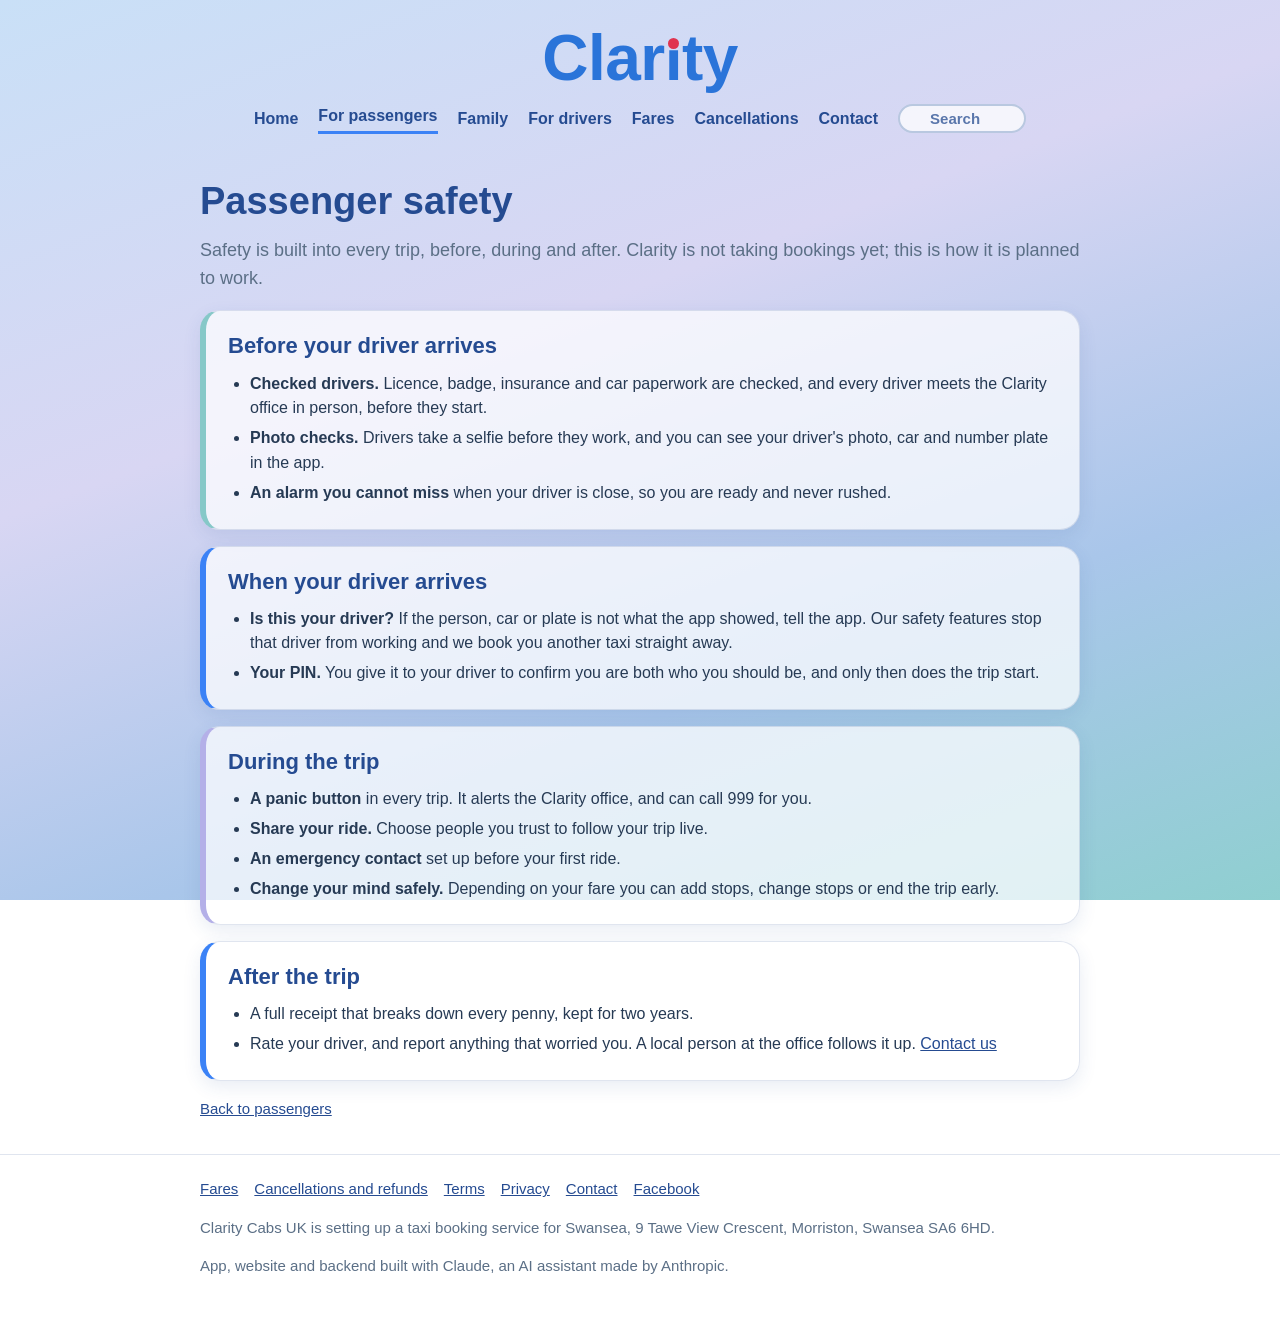
<file: safety.html>
<!doctype html>
<html lang="en-GB">
<head>
<meta charset="utf-8">
<meta name="viewport" content="width=device-width, initial-scale=1">
<title>Passenger safety: Clarity</title>
<meta name="description" content="The safety features Clarity is building for passengers in Swansea.">
<meta property="og:type" content="website">
<meta property="og:site_name" content="Clarity Cabs UK">
<meta property="og:title" content="Passenger safety: Clarity">
<meta property="og:description" content="The safety features Clarity is building for passengers in Swansea.">
<meta property="og:url" content="https://claritycabs.co.uk/safety.html">
<meta property="og:image" content="https://claritycabs.co.uk/img/og-clarity.png">
<meta name="twitter:card" content="summary_large_image">
<link rel="stylesheet" href="style.css?v=20">
</head>
<body>
<header class="site"><div class="wrap">
  <a class="mark" href="/" aria-label="Clarity home">Clar<span class="i"><span class="stem">ı</span></span>ty</a>
  <nav>
    <a href="/">Home</a>
    <a href="passengers.html" aria-current="page">For passengers</a>
    <a href="family.html">Family</a>
    <a href="drivers.html">For drivers</a>
    <a href="fares.html">Fares</a>
    <a href="cancellations.html">Cancellations</a>
    <a href="contact.html">Contact</a>
    <form class="search" role="search" onsubmit="return false">
      <input type="search" id="site-search" placeholder="Search" aria-label="Search the site" autocomplete="off">
      <div id="search-results" class="search-results" hidden></div>
    </form>
  </nav>
</div></header>

<main class="wrap">
  <h1 class="page">Passenger safety</h1>
  <p class="lead">Safety is built into every trip, before, during and after. Clarity is not taking bookings yet; this is how it is planned to work.</p>
  <section class="card teal"><h2>Before your driver arrives</h2><ul>
    <li><strong>Checked drivers.</strong> Licence, badge, insurance and car paperwork are checked, and every driver meets the Clarity office in person, before they start.</li>
    <li><strong>Photo checks.</strong> Drivers take a selfie before they work, and you can see your driver's photo, car and number plate in the app.</li>
    <li><strong>An alarm you cannot miss</strong> when your driver is close, so you are ready and never rushed.</li></ul></section>
  <section class="card"><h2>When your driver arrives</h2><ul>
    <li><strong>Is this your driver?</strong> If the person, car or plate is not what the app showed, tell the app. Our safety features stop that driver from working and we book you another taxi straight away.</li>
    <li><strong>Your PIN.</strong> You give it to your driver to confirm you are both who you should be, and only then does the trip start.</li></ul></section>
  <section class="card lilac"><h2>During the trip</h2><ul>
    <li><strong>A panic button</strong> in every trip. It alerts the Clarity office, and can call 999 for you.</li>
    <li><strong>Share your ride.</strong> Choose people you trust to follow your trip live.</li>
    <li><strong>An emergency contact</strong> set up before your first ride.</li>
    <li><strong>Change your mind safely.</strong> Depending on your fare you can add stops, change stops or end the trip early.</li></ul></section>
  <section class="card"><h2>After the trip</h2><ul>
    <li>A full receipt that breaks down every penny, kept for two years.</li>
    <li>Rate your driver, and report anything that worried you. A local person at the office follows it up. <a href="contact.html">Contact us</a></li></ul></section>
  <p class="note"><a href="passengers.html">Back to passengers</a></p>
</main>

<footer class="site"><div class="wrap">
  <a href="fares.html">Fares</a><a href="cancellations.html">Cancellations and refunds</a><a href="terms.html">Terms</a><a href="privacy.html">Privacy</a><a href="contact.html">Contact</a><a href="https://www.facebook.com/ClarityCabsUK" target="_blank" rel="noopener">Facebook</a>
  <p>Clarity Cabs UK is setting up a taxi booking service for Swansea, 9 Tawe View Crescent, Morriston, Swansea SA6 6HD.</p>
  <p>App, website and backend built with Claude, an AI assistant made by Anthropic.</p>
</div></footer>
<script data-goatcounter="https://claritycabs.goatcounter.com/count" async src="https://gc.zgo.at/count.js"></script>
<script src="search.js?v=20" defer></script>
</body>
</html>
</file>
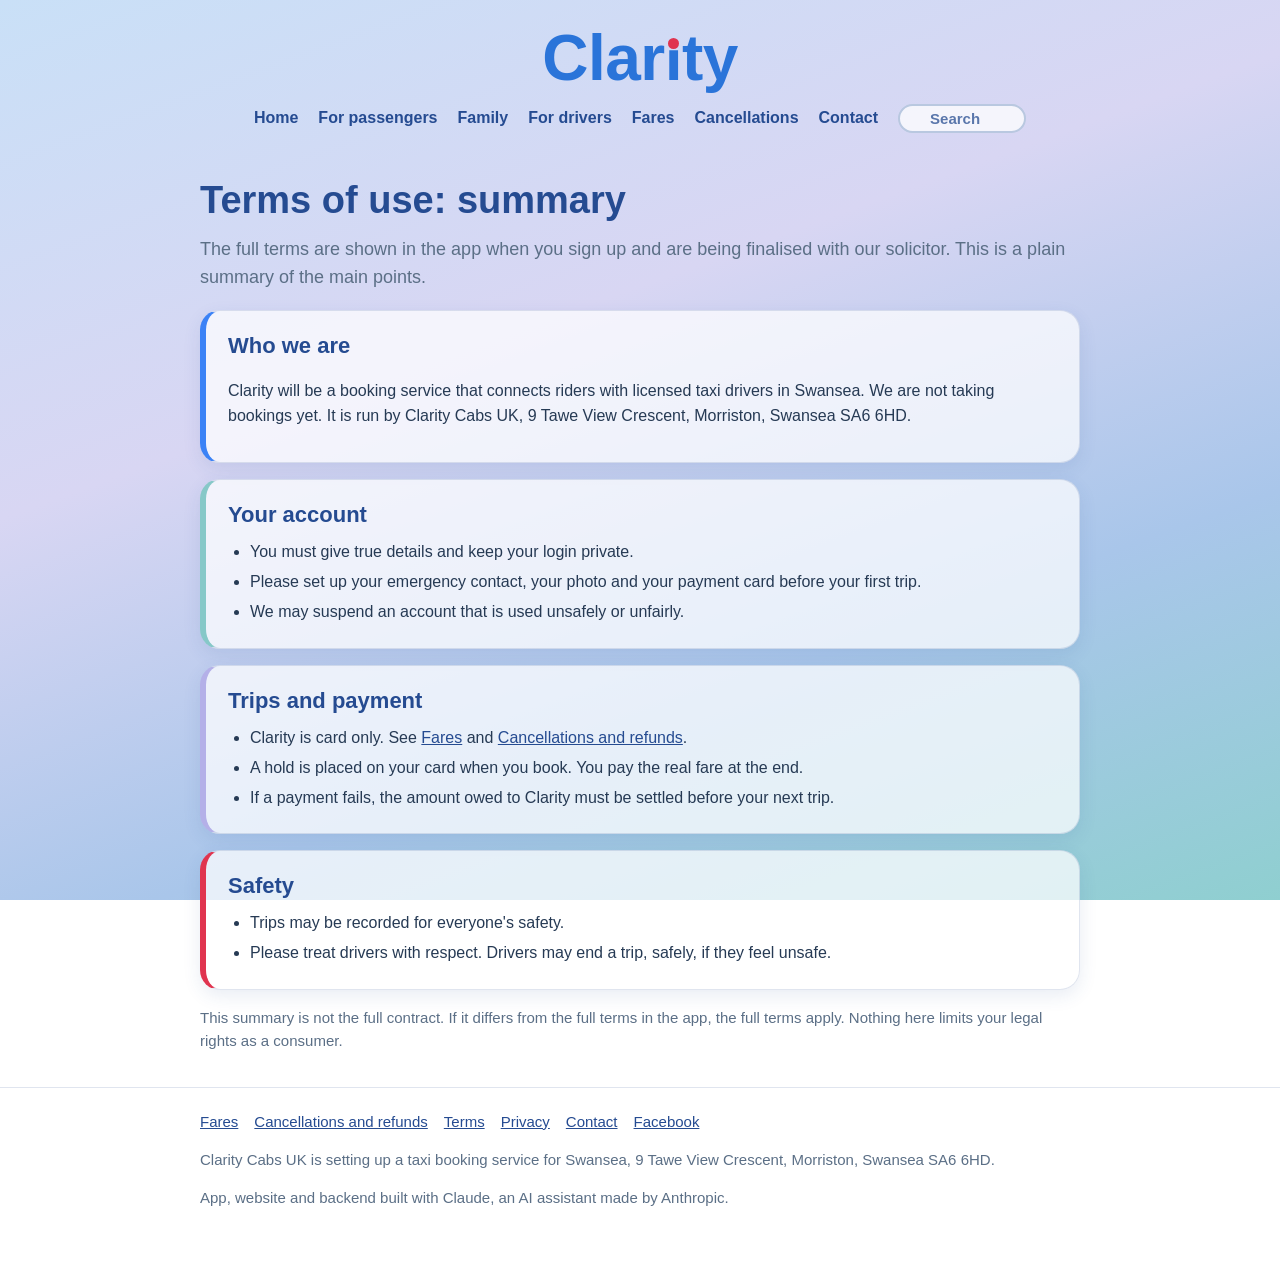
<file: terms.html>
<!doctype html>
<html lang="en-GB">
<head>
<meta charset="utf-8">
<meta name="viewport" content="width=device-width, initial-scale=1">
<title>Terms | Clarity</title>
<meta name="description" content="A plain summary of the terms for using Clarity.">
<meta property="og:type" content="website">
<meta property="og:site_name" content="Clarity Cabs UK">
<meta property="og:title" content="Terms | Clarity">
<meta property="og:description" content="A plain summary of the terms for using Clarity.">
<meta property="og:url" content="https://claritycabs.co.uk/terms.html">
<meta property="og:image" content="https://claritycabs.co.uk/img/og-clarity.png">
<meta name="twitter:card" content="summary_large_image">
<link rel="stylesheet" href="style.css?v=20">
</head>
<body>
<header class="site"><div class="wrap">
  <a class="mark" href="/" aria-label="Clarity home">Clar<span class="i"><span class="stem">ı</span></span>ty</a>
  <nav>
    <a href="/">Home</a>
    <a href="passengers.html">For passengers</a>
    <a href="family.html">Family</a>
    <a href="drivers.html">For drivers</a>
    <a href="fares.html">Fares</a>
    <a href="cancellations.html">Cancellations</a>
    <a href="contact.html">Contact</a>
    <form class="search" role="search" onsubmit="return false">
      <input type="search" id="site-search" placeholder="Search" aria-label="Search the site" autocomplete="off">
      <div id="search-results" class="search-results" hidden></div>
    </form>
  </nav>
</div></header>

<main class="wrap">
  <h1 class="page">Terms of use: summary</h1>
  <p class="lead">The full terms are shown in the app when you sign up and are being finalised with our solicitor. This is a plain summary of the main points.</p>

  <div class="card">
    <h2>Who we are</h2>
    <p>Clarity will be a booking service that connects riders with licensed taxi drivers in Swansea. We are not taking bookings yet. It is run by Clarity Cabs UK, 9 Tawe View Crescent, Morriston, Swansea SA6 6HD.</p>
  </div>

  <div class="card teal">
    <h2>Your account</h2>
    <ul>
      <li>You must give true details and keep your login private.</li>
      <li>Please set up your emergency contact, your photo and your payment card before your first trip.</li>
      <li>We may suspend an account that is used unsafely or unfairly.</li>
    </ul>
  </div>

  <div class="card lilac">
    <h2>Trips and payment</h2>
    <ul>
      <li>Clarity is card only. See <a href="fares.html">Fares</a> and <a href="cancellations.html">Cancellations and refunds</a>.</li>
      <li>A hold is placed on your card when you book. You pay the real fare at the end.</li>
      <li>If a payment fails, the amount owed to Clarity must be settled before your next trip.</li>
    </ul>
  </div>

  <div class="card red">
    <h2>Safety</h2>
    <ul>
      <li>Trips may be recorded for everyone's safety.</li>
      <li>Please treat drivers with respect. Drivers may end a trip, safely, if they feel unsafe.</li>
    </ul>
  </div>

  <p class="note">This summary is not the full contract. If it differs from the full terms in the app, the full terms apply. Nothing here limits your legal rights as a consumer.</p>
</main>

<footer class="site"><div class="wrap">
  <a href="fares.html">Fares</a><a href="cancellations.html">Cancellations and refunds</a><a href="terms.html">Terms</a><a href="privacy.html">Privacy</a><a href="contact.html">Contact</a><a href="https://www.facebook.com/ClarityCabsUK" target="_blank" rel="noopener">Facebook</a>
  <p>Clarity Cabs UK is setting up a taxi booking service for Swansea, 9 Tawe View Crescent, Morriston, Swansea SA6 6HD.</p>
  <p>App, website and backend built with Claude, an AI assistant made by Anthropic.</p>
</div></footer>
<script data-goatcounter="https://claritycabs.goatcounter.com/count" async src="https://gc.zgo.at/count.js"></script>
<script src="search.js?v=20" defer></script>
</body>
</html>
</file>
<file: style.css>
/* Clarity website: the same icy blue and lilac look as the apps. One stylesheet, no scripts, no outside fonts or trackers. */
:root {
  --navy: #254b91;
  --ink: #263a54;
  --muted: #5b6f86;
  --blue: #3b82f6;
  --red: #e0344f;
  --card: rgba(255, 255, 255, 0.72);
  --edge: rgba(37, 75, 145, 0.14);
}
* { box-sizing: border-box; }
html { -webkit-text-size-adjust: 100%; }
body {
  margin: 0;
  font-family: "Segoe UI", Roboto, "Helvetica Neue", Arial, sans-serif;
  color: var(--ink);
  line-height: 1.55;
  background: linear-gradient(160deg, #c9e0f7 0%, #d8d6f3 38%, #a9c6ea 70%, #8fcfd0 100%) fixed;
  min-height: 100vh;
}
a { color: var(--navy); }
.wrap { max-width: 920px; margin: 0 auto; padding: 0 20px; }

header.site { padding: 26px 0 8px; }
header.site .wrap { display: flex; flex-direction: column; align-items: center; gap: 14px; text-align: center; }
.mark { font-size: 64px; display: block; font-weight: 800; color: #2a74d9; text-decoration: none; letter-spacing: -0.5px; line-height: 1; }
.mark .i { position: relative; display: inline-block; }
.mark .stem { display: inline-block; clip-path: inset(0.38em 0 0 0); }
.mark .i::after { content: ""; position: absolute; left: 50%; top: 0.18em; width: 0.18em; height: 0.18em; margin-left: -0.09em; border-radius: 50%; background: var(--red); }
nav { display: flex; flex-wrap: wrap; justify-content: center; align-items: center; gap: 6px 20px; }
nav a { text-decoration: none; font-weight: 600; color: var(--navy); }
nav a[aria-current="page"] { border-bottom: 3px solid var(--blue); padding-bottom: 2px; }

.hero { padding: 22px 0 18px; text-align: left; }
.hero h1 { font-size: clamp(30px, 6vw, 46px); line-height: 1.12; margin: 0 0 14px; color: var(--navy); }
.hero p { font-size: 19px; max-width: 640px; margin: 0 0 12px; color: var(--ink); }
.soon { display: inline-block; background: var(--navy); color: #fff; font-weight: 700; padding: 8px 16px; border-radius: 22px; margin-top: 6px; }

h1.page { font-size: clamp(28px, 5vw, 38px); color: var(--navy); margin: 30px 0 6px; }
h2 { font-size: 22px; color: var(--navy); margin: 0 0 8px; }
.lead { font-size: 18px; color: var(--muted); margin: 0 0 18px; }

.card { background: var(--card); border: 1px solid var(--edge); border-left: 6px solid var(--blue); border-radius: 20px; padding: 18px 22px; margin: 0 0 16px; box-shadow: 0 6px 18px rgba(37, 75, 145, 0.10); }
.card.teal { border-left-color: #86c8c8; }
.card.lilac { border-left-color: #b4b0e8; }
.card.red { border-left-color: var(--red); }
.card ul, .card ol { margin: 6px 0 4px; padding-left: 22px; }
.card li { margin: 5px 0; }
.grid { display: grid; gap: 16px; grid-template-columns: repeat(auto-fit, minmax(260px, 1fr)); }
.grid .card { margin: 0; }

table { width: 100%; border-collapse: collapse; margin: 8px 0 4px; }
th, td { text-align: left; padding: 9px 8px; border-bottom: 1px solid var(--edge); vertical-align: top; }
th { color: var(--navy); }

.badges { display: flex; flex-wrap: wrap; gap: 12px; margin-top: 18px; }
.store { display: inline-flex; flex-direction: column; justify-content: center; min-width: 190px; padding: 10px 20px; border-radius: 14px; background: #1b2740; color: #fff; opacity: 0.55; cursor: default; line-height: 1.2; }
.store small { font-size: 12px; letter-spacing: 0.4px; }
.store strong { font-size: 20px; }
.steps-list { list-style: none; margin: 8px 0 2px; padding: 0; }
.steps-list li { display: flex; gap: 12px; align-items: flex-start; margin: 0 0 12px; }
.num { flex: none; width: 28px; height: 28px; border-radius: 50%; background: var(--blue); color: #fff; font-weight: 800; display: flex; align-items: center; justify-content: center; }
.video { max-width: 520px; max-height: 190px; aspect-ratio: 16 / 9; border: 2px dashed rgba(37, 75, 145, 0.35); border-radius: 18px; background: rgba(255, 255, 255, 0.45); display: flex; align-items: center; justify-content: center; color: var(--muted); font-weight: 700; margin: 6px 0 8px; }
.note { font-size: 15px; color: var(--muted); }
.todo { background: #fff4c9; border: 1px dashed #d9a400; padding: 1px 6px; border-radius: 6px; font-weight: 600; }

footer.site { margin-top: 34px; padding: 22px 0 40px; border-top: 1px solid var(--edge); font-size: 15px; color: var(--muted); }
footer.site a { margin-right: 16px; }
@media (max-width: 520px) { .hide-sm { display: none; } .card { padding: 16px 16px; } nav a { font-size: 14.5px; } .mark { font-size: 50px; } nav { gap: 6px 14px; } }

/* screen galleries (passenger and driver pages) */
.shots { display: flex; gap: 18px; overflow-x: auto; scroll-snap-type: x proximity; padding: 4px 4px 14px; margin: 10px 0 0; align-items: flex-start; -webkit-overflow-scrolling: touch; }
.shots figure { margin: 0; text-align: center; flex: 0 0 180px; scroll-snap-align: start; }
.shots img { width: 100%; max-width: 260px; height: auto; border-radius: 22px; border: 1px solid var(--edge); box-shadow: 0 8px 22px rgba(37, 75, 145, 0.18); }
.shots figcaption { font-size: 15px; color: var(--ink); margin-top: 8px; }
.shots figcaption strong { display: block; color: var(--navy); }

/* driver calculator */
.calc { display: grid; gap: 12px; grid-template-columns: repeat(auto-fit, minmax(220px, 1fr)); margin: 12px 0; }
.calc label { display: block; font-weight: 600; color: var(--navy); font-size: 15px; }
.calc input { display: block; width: 100%; margin-top: 6px; padding: 11px 12px; font-size: 18px; border: 1px solid var(--edge); border-radius: 12px; background: #fff; color: var(--ink); }
.calcout { font-size: 19px; font-weight: 700; color: var(--navy); background: rgba(255,255,255,.75); border-radius: 14px; padding: 14px 16px; margin: 6px 0 10px; }
.calc select { display: block; width: 100%; margin-top: 6px; padding: 11px 12px; font-size: 18px; border: 1px solid var(--edge); border-radius: 12px; background: #fff; color: var(--ink); }

.shares { display: flex; flex-wrap: wrap; align-items: center; gap: 10px; margin-top: 12px; }
a.share { display: inline-flex; align-items: center; justify-content: center; width: 44px; height: 44px; border-radius: 50%; background: var(--blue); color: #fff; }
a.share svg { width: 22px; height: 22px; fill: currentColor; }
a.share:hover, a.share:focus-visible { background: var(--red); }
.grid.after { margin-bottom: 30px; }
.tablewrap { overflow-x: auto; }
.tablewrap table { min-width: 560px; font-size: 15px; }

/* trip calculator: three smaller cards (the trip | your current company | Clarity), built like the rest of the page: glass cards, coloured edge, 20px corners, soft shadow, 16px text */
.calcpick { grid-template-columns: minmax(0, 340px); }
.calcpick select { font-family: inherit; }
.tri { display: grid; grid-template-columns: repeat(3, minmax(0, 1fr)); gap: 26px; margin: 12px 0 14px; align-items: start; }
.tri-col { position: relative; background: var(--card); border: 1px solid var(--edge); border-left: 6px solid var(--blue); border-radius: 20px; padding: 14px 16px 8px; box-shadow: 0 6px 18px rgba(37, 75, 145, 0.10); min-width: 0; }
.tri-left { border-left-color: #b4b0e8; }
.tri-right { border-left-color: #86c8c8; }
.tri-right::before { content: ""; position: absolute; left: -15px; top: 4px; bottom: 4px; width: 2px; background: var(--navy); border-radius: 2px; }
.tri-col h4 { margin: 0 0 4px; font-size: 18px; color: var(--navy); }
.tri-right h4 { text-align: right; }
.tri-line { display: flex; align-items: center; gap: 10px; min-height: 56px; padding: 7px 0; box-sizing: border-box; border-top: 1px solid var(--edge); min-width: 0; }
.tri .lab { flex: 1; min-width: 0; overflow-wrap: break-word; font-size: 15px; color: var(--ink); line-height: 1.3; }
.tri-right .lab { text-align: right; }
.tri .val { flex: 0 0 100px; width: 100px; height: 42px; box-sizing: border-box; display: flex; align-items: center; justify-content: center; font-size: 16px; font-weight: 700; color: var(--navy); white-space: nowrap; background: #fff; border: 1px solid var(--edge); border-radius: 12px; padding: 0 8px; }
.tri .val:has(input), .tri .val:has(select) { padding: 0; border: 0; background: transparent; }
.tri .val input, .tri .val select { display: block; width: 100%; height: 42px; box-sizing: border-box; margin: 0; padding: 0 8px; font-family: inherit; font-size: 16px; font-weight: 700; text-align: center; border: 1px solid var(--edge); border-radius: 12px; background: #fff; color: var(--ink); }
.tri .val select { font-weight: 400; font-size: 15px; text-align: left; padding: 0 4px; }
.tri-trip .val input[type=time] { font-weight: 400; font-size: 15px; padding: 0 4px; }
.tri-trip .note { margin: 6px 0 4px; font-size: 14px; }
.calcsm { font-size: 16px; font-weight: 400; line-height: 1.55; color: var(--ink); background: var(--card); border: 1px solid var(--edge); border-left: 6px solid #86c8c8; border-radius: 20px; padding: 14px 18px; margin: 14px 0; box-shadow: 0 6px 18px rgba(37, 75, 145, 0.10); }
.calcsm strong { color: var(--navy); }
@media (max-width: 860px) {
  .tri { grid-template-columns: minmax(0, 1fr); gap: 14px; }
  .tri-right::before { display: none; }
}
@media (max-width: 560px) {
  .tri-col { padding: 12px 12px 6px; border-left-width: 5px; border-radius: 16px; }
  .tri .val { flex: 0 0 96px; width: 96px; }
  .calcsm { border-radius: 16px; padding: 12px 14px; }
}

/* green = Clarity is better, red = worse (shown with colour, a tinted box and the words in the summary) */
.tri .val.good { color: #0f7a4d; background: rgba(22,140,90,.12); border-color: rgba(22,140,90,.55); }
.tri .val.bad { color: #c22340; background: rgba(224,52,79,.10); border-color: rgba(224,52,79,.55); }
.calcsm .gd { color: #0f7a4d; font-weight: 700; }
.calcsm .bd { color: #c22340; font-weight: 700; }
.calckey { margin: 0 0 4px; font-size: 14px; }
.calckey .kg { color: #0f7a4d; font-weight: 700; }
.calckey .kr { color: #c22340; font-weight: 700; }

/* the search box, in the menu row (David, 24 Nov 2026) */
form.search { position: relative; flex: 0 0 auto; width: 128px; margin: 0; display: flex; align-items: center; }
form.search input { width: 100%; box-sizing: border-box; font: inherit; font-size: 15px; font-weight: 600; line-height: 24.8px; height: 29px; padding: 0 12px; margin: 0; display: block; text-align: center; border-radius: 999px; border: 2px solid #b9c8e0; background: rgba(255,255,255,.75); color: var(--navy); }
form.search input::placeholder { color: var(--navy); opacity: .75; font-weight: 600; }
form.search input:focus { outline: 3px solid var(--blue); outline-offset: 1px; background: #fff; }
.search-results { position: absolute; z-index: 20; right: 0; top: calc(100% + 6px); width: min(360px, 92vw); text-align: left; background: #fff; border-radius: 16px; box-shadow: 0 10px 30px rgba(37,75,145,.25); border: 1px solid #d5dff0; max-height: 70vh; overflow: auto; }
.search-results a { display: block; padding: 12px 16px; text-decoration: none; color: var(--navy); border-top: 1px solid #e6edf8; font-weight: 400; }
.search-results a:first-child { border-top: none; }
.search-results a:hover, .search-results a:focus, .search-results a.on { background: #eef3fc; }
.search-results strong { display: block; font-size: 16px; font-weight: 700; }
.search-results span { display: block; font-size: 14px; color: #53607a; margin-top: 2px; }
.search-results mark { background: #ffe9a8; color: inherit; border-radius: 3px; }
.search-results p { margin: 0; padding: 14px 16px; color: #53607a; }
@media (max-width: 520px) { form.search { width: 104px; } form.search input { font-size: 13px; line-height: 23px; height: 27px; } .search-results { right: auto; left: 50%; transform: translateX(-50%); } }
</file>
